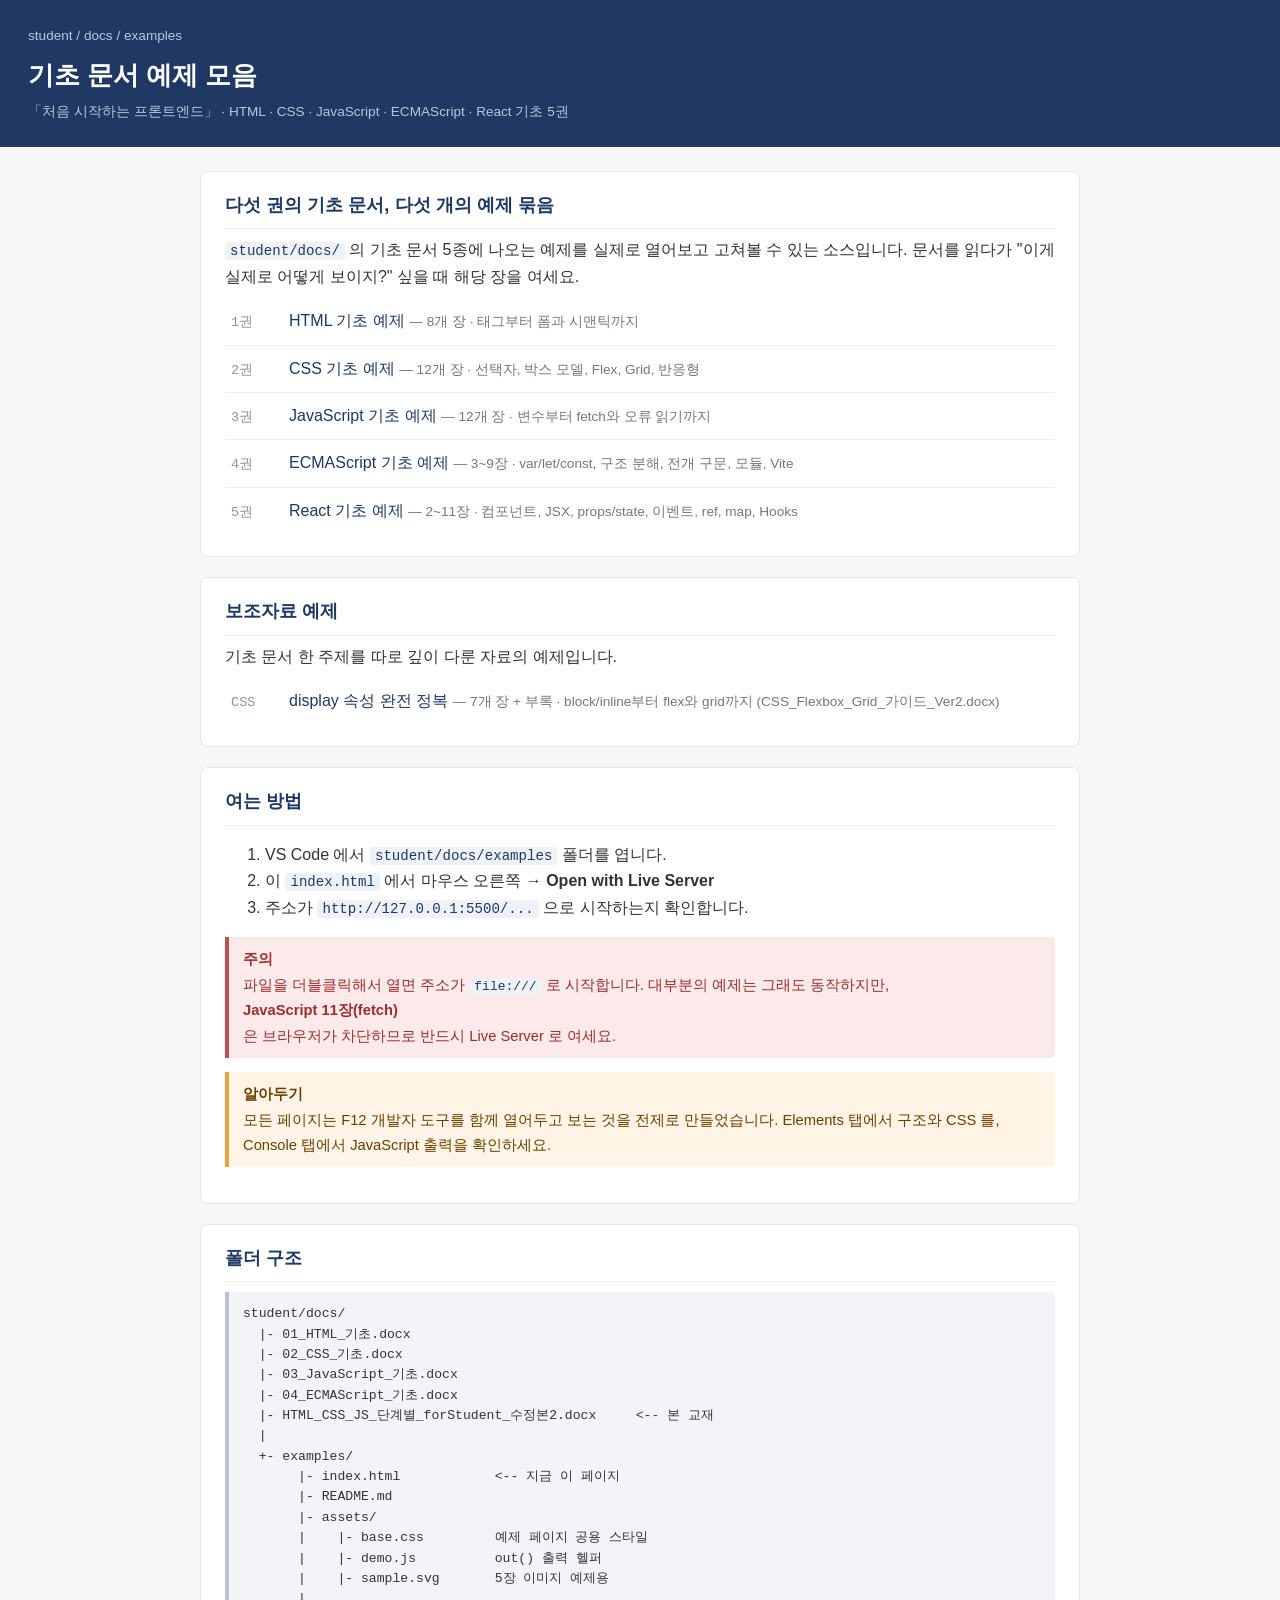
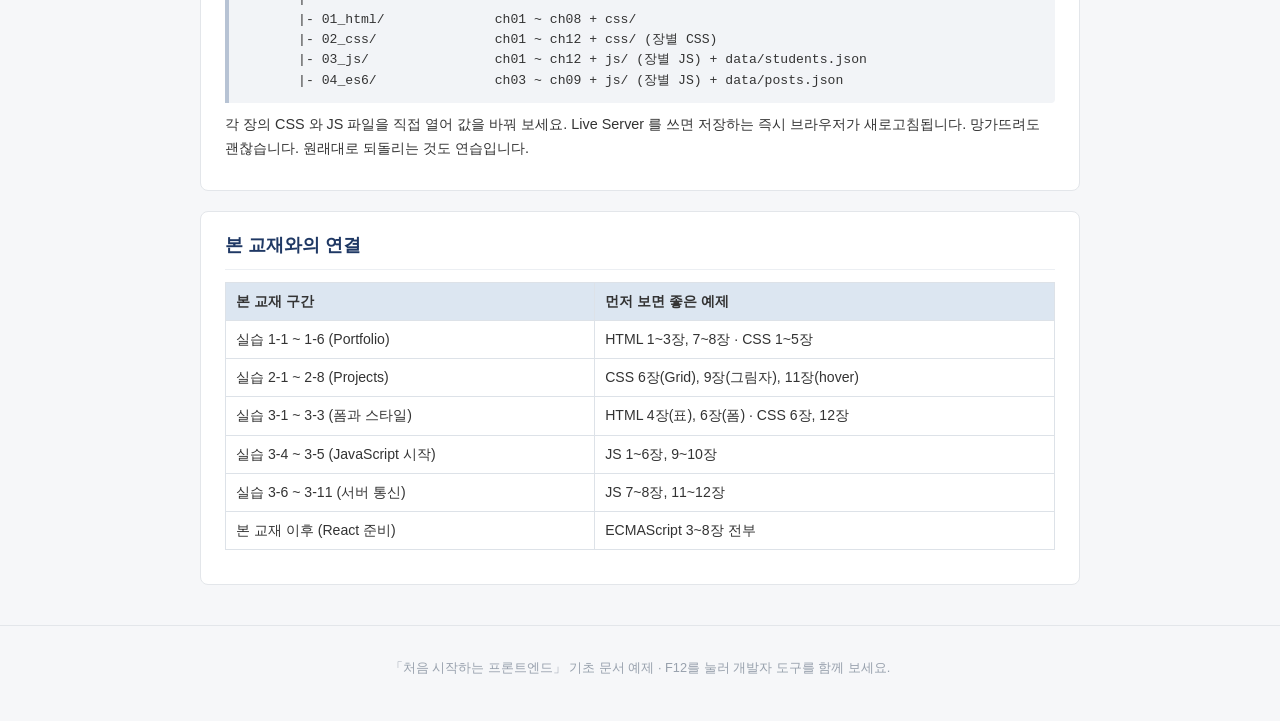
<file: index.html>
<!doctype html>
<html lang="ko">
  <head>
    <meta charset="UTF-8" />
    <meta name="viewport" content="width=device-width, initial-scale=1.0" />
    <title>기초 문서 예제 모음</title>
    <link rel="stylesheet" href="assets/base.css" />


  </head>
  <body>
    <header class="page-head">
      <span class="back">student / docs / examples</span>
      <h1>기초 문서 예제 모음</h1>
      <p class="ref">「처음 시작하는 프론트엔드」 &middot; HTML · CSS · JavaScript · ECMAScript · React 기초 5권</p>
    </header>

    <main class="page-body">

      <section class="block">
        <h2>다섯 권의 기초 문서, 다섯 개의 예제 묶음</h2>
        <p>
          <code>student/docs/</code> 의 기초 문서 5종에 나오는 예제를
          실제로 열어보고 고쳐볼 수 있는 소스입니다.
          문서를 읽다가 "이게 실제로 어떻게 보이지?" 싶을 때 해당 장을 여세요.
        </p>

        <ul class="toc">
          <li><a href="01_html/index.html">
              <span class="num">1권</span>HTML 기초 예제
              <span class="desc">— 8개 장 · 태그부터 폼과 시맨틱까지</span></a></li>
          <li><a href="02_css/index.html">
              <span class="num">2권</span>CSS 기초 예제
              <span class="desc">— 12개 장 · 선택자, 박스 모델, Flex, Grid, 반응형</span></a></li>
          <li><a href="03_js/index.html">
              <span class="num">3권</span>JavaScript 기초 예제
              <span class="desc">— 12개 장 · 변수부터 fetch와 오류 읽기까지</span></a></li>
          <li><a href="04_es6/index.html">
              <span class="num">4권</span>ECMAScript 기초 예제
              <span class="desc">— 3~9장 · var/let/const, 구조 분해, 전개 구문, 모듈, Vite</span></a></li>
          <li><a href="05_react/index.html">
              <span class="num">5권</span>React 기초 예제
              <span class="desc">— 2~11장 · 컴포넌트, JSX, props/state, 이벤트, ref, map, Hooks</span></a></li>
        </ul>
      </section>

      <section class="block">
        <h2>보조자료 예제</h2>
        <p>기초 문서 한 주제를 따로 깊이 다룬 자료의 예제입니다.</p>
        <ul class="toc">
          <li><a href="02_css_display/index.html">
              <span class="num">CSS</span>display 속성 완전 정복
              <span class="desc">— 7개 장 + 부록 · block/inline부터 flex와 grid까지 (CSS_Flexbox_Grid_가이드_Ver2.docx)</span></a></li>
        </ul>
      </section>

      <section class="block">
        <h2>여는 방법</h2>
        <ol>
          <li>VS Code 에서 <code>student/docs/examples</code> 폴더를 엽니다.</li>
          <li>이 <code>index.html</code> 에서 마우스 오른쪽 → <b>Open with Live Server</b></li>
          <li>주소가 <code>http://127.0.0.1:5500/...</code> 으로 시작하는지 확인합니다.</li>
        </ol>

        <div class="warn">
          <b>주의</b>
          파일을 더블클릭해서 열면 주소가 <code>file:///</code> 로 시작합니다.
          대부분의 예제는 그래도 동작하지만,
          <b>JavaScript 11장(fetch)</b> 은 브라우저가 차단하므로 반드시 Live Server 로 여세요.
        </div>

        <div class="note">
          <b>알아두기</b>
          모든 페이지는 F12 개발자 도구를 함께 열어두고 보는 것을 전제로 만들었습니다.
          Elements 탭에서 구조와 CSS 를, Console 탭에서 JavaScript 출력을 확인하세요.
        </div>
      </section>

      <section class="block">
        <h2>폴더 구조</h2>
        <pre>student/docs/
  |- 01_HTML_기초.docx
  |- 02_CSS_기초.docx
  |- 03_JavaScript_기초.docx
  |- 04_ECMAScript_기초.docx
  |- HTML_CSS_JS_단계별_forStudent_수정본2.docx     &lt;-- 본 교재
  |
  +- examples/
       |- index.html            &lt;-- 지금 이 페이지
       |- README.md
       |- assets/
       |    |- base.css         예제 페이지 공용 스타일
       |    |- demo.js          out() 출력 헬퍼
       |    |- sample.svg       5장 이미지 예제용
       |
       |- 01_html/              ch01 ~ ch08 + css/
       |- 02_css/               ch01 ~ ch12 + css/ (장별 CSS)
       |- 03_js/                ch01 ~ ch12 + js/ (장별 JS) + data/students.json
       |- 04_es6/               ch03 ~ ch09 + js/ (장별 JS) + data/posts.json</pre>

        <p style="font-size:0.9rem;">
          각 장의 CSS 와 JS 파일을 직접 열어 값을 바꿔 보세요.
          Live Server 를 쓰면 저장하는 즉시 브라우저가 새로고침됩니다.
          망가뜨려도 괜찮습니다. 원래대로 되돌리는 것도 연습입니다.
        </p>
      </section>

      <section class="block">
        <h2>본 교재와의 연결</h2>
        <table class="ex">
          <tr><th>본 교재 구간</th><th>먼저 보면 좋은 예제</th></tr>
          <tr><td>실습 1-1 ~ 1-6 (Portfolio)</td>
              <td>HTML 1~3장, 7~8장 · CSS 1~5장</td></tr>
          <tr><td>실습 2-1 ~ 2-8 (Projects)</td>
              <td>CSS 6장(Grid), 9장(그림자), 11장(hover)</td></tr>
          <tr><td>실습 3-1 ~ 3-3 (폼과 스타일)</td>
              <td>HTML 4장(표), 6장(폼) · CSS 6장, 12장</td></tr>
          <tr><td>실습 3-4 ~ 3-5 (JavaScript 시작)</td>
              <td>JS 1~6장, 9~10장</td></tr>
          <tr><td>실습 3-6 ~ 3-11 (서버 통신)</td>
              <td>JS 7~8장, 11~12장</td></tr>
          <tr><td>본 교재 이후 (React 준비)</td>
              <td>ECMAScript 3~8장 전부</td></tr>
        </table>
      </section>

    </main>

    <footer class="page-foot">
      <p>「처음 시작하는 프론트엔드」 기초 문서 예제 &middot; F12를 눌러 개발자 도구를 함께 보세요.</p>
    </footer>

  </body>
</html>
</file>
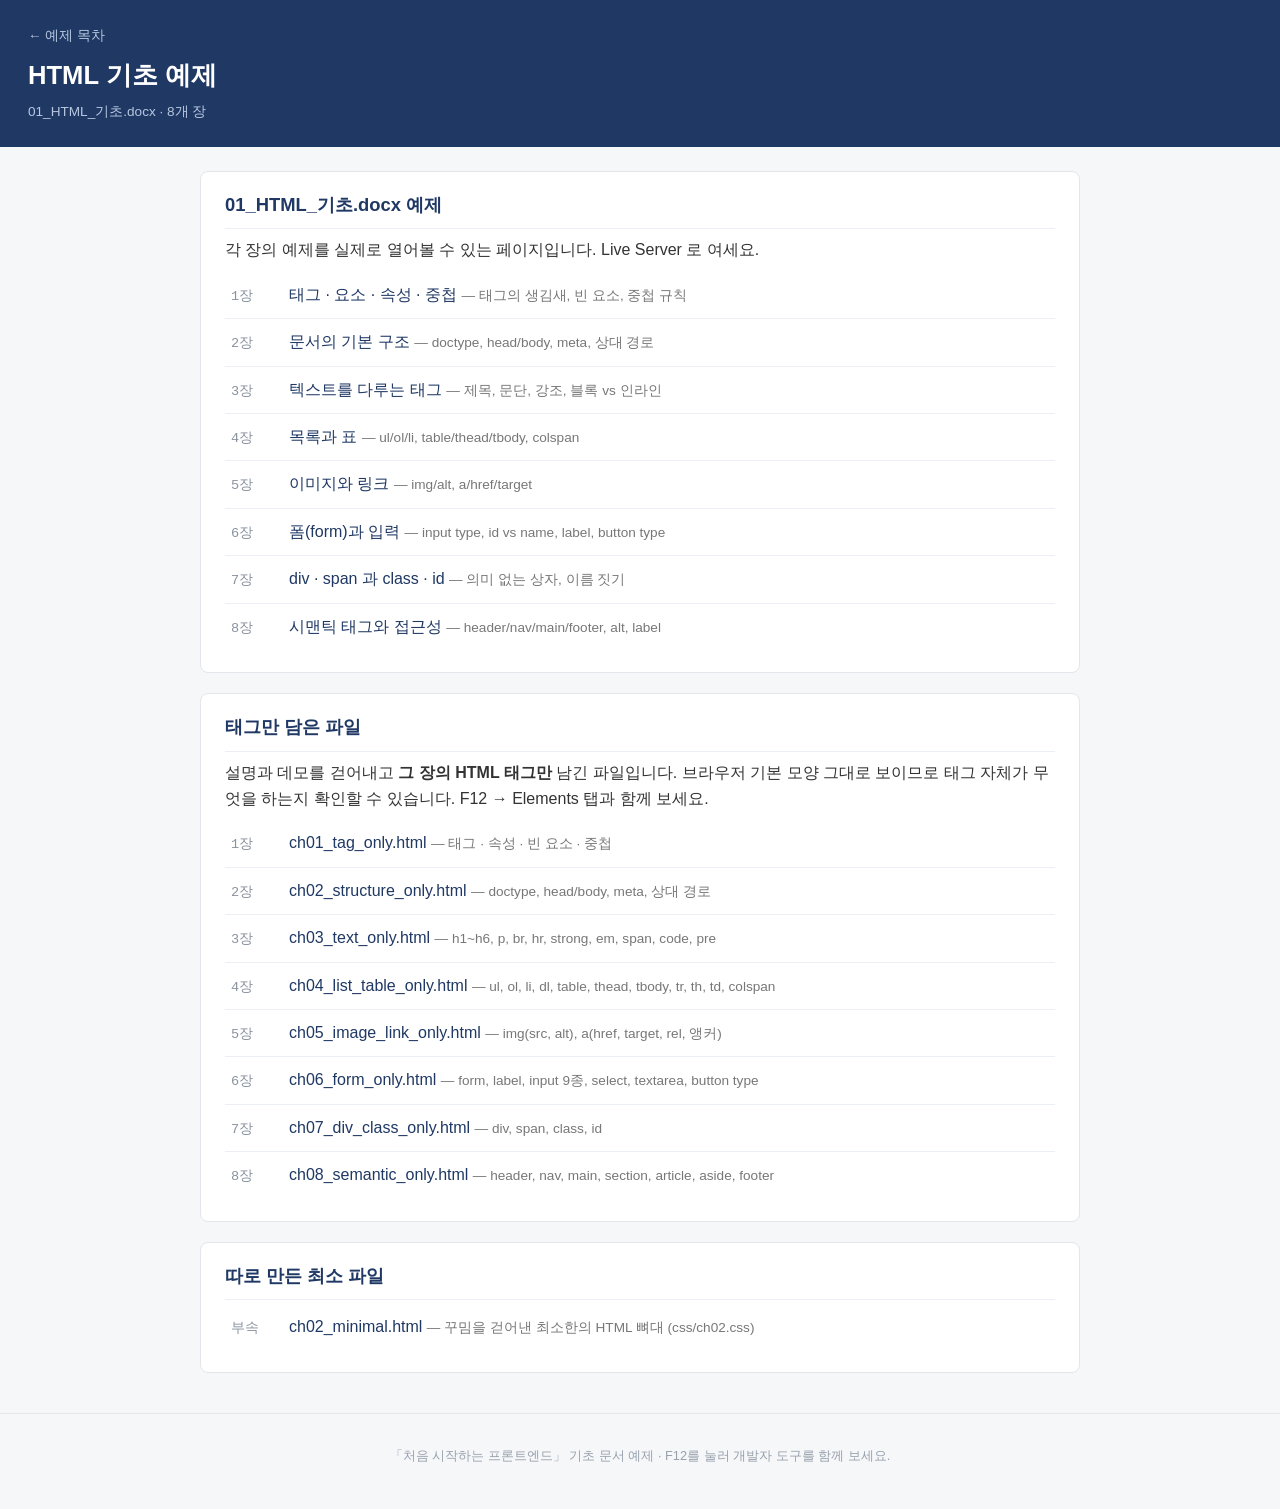
<file: 01_html/index.html>
<!doctype html>
<html lang="ko">
  <head>
    <meta charset="UTF-8" />
    <meta name="viewport" content="width=device-width, initial-scale=1.0" />
    <title>HTML 기초 예제</title>
    <link rel="stylesheet" href="../assets/base.css" />


  </head>
  <body>
    <header class="page-head">
      <a class="back" href="../index.html">&larr; 예제 목차</a>
      <h1>HTML 기초 예제</h1>
      <p class="ref">01_HTML_기초.docx &middot; 8개 장</p>
    </header>

    <main class="page-body">

      <section class="block">
        <h2>01_HTML_기초.docx 예제</h2>
        <p>각 장의 예제를 실제로 열어볼 수 있는 페이지입니다. Live Server 로 여세요.</p>
        <ul class="toc">
          <li><a href="ch01_tag.html"><span class="num">1장</span>태그 · 요소 · 속성 · 중첩
              <span class="desc">— 태그의 생김새, 빈 요소, 중첩 규칙</span></a></li>
          <li><a href="ch02_structure.html"><span class="num">2장</span>문서의 기본 구조
              <span class="desc">— doctype, head/body, meta, 상대 경로</span></a></li>
          <li><a href="ch03_text.html"><span class="num">3장</span>텍스트를 다루는 태그
              <span class="desc">— 제목, 문단, 강조, 블록 vs 인라인</span></a></li>
          <li><a href="ch04_list_table.html"><span class="num">4장</span>목록과 표
              <span class="desc">— ul/ol/li, table/thead/tbody, colspan</span></a></li>
          <li><a href="ch05_image_link.html"><span class="num">5장</span>이미지와 링크
              <span class="desc">— img/alt, a/href/target</span></a></li>
          <li><a href="ch06_form.html"><span class="num">6장</span>폼(form)과 입력
              <span class="desc">— input type, id vs name, label, button type</span></a></li>
          <li><a href="ch07_div_class.html"><span class="num">7장</span>div · span 과 class · id
              <span class="desc">— 의미 없는 상자, 이름 짓기</span></a></li>
          <li><a href="ch08_semantic.html"><span class="num">8장</span>시맨틱 태그와 접근성
              <span class="desc">— header/nav/main/footer, alt, label</span></a></li>
        </ul>
      </section>

      <section class="block">
        <h2>태그만 담은 파일</h2>
        <p>설명과 데모를 걷어내고 <b>그 장의 HTML 태그만</b> 남긴 파일입니다.
           브라우저 기본 모양 그대로 보이므로 태그 자체가 무엇을 하는지 확인할 수 있습니다.
           F12 &rarr; Elements 탭과 함께 보세요.</p>
        <ul class="toc">
          <li><a href="ch01_tag_only.html"><span class="num">1장</span>ch01_tag_only.html
              <span class="desc">— 태그 · 속성 · 빈 요소 · 중첩</span></a></li>
          <li><a href="ch02_structure_only.html"><span class="num">2장</span>ch02_structure_only.html
              <span class="desc">— doctype, head/body, meta, 상대 경로</span></a></li>
          <li><a href="ch03_text_only.html"><span class="num">3장</span>ch03_text_only.html
              <span class="desc">— h1~h6, p, br, hr, strong, em, span, code, pre</span></a></li>
          <li><a href="ch04_list_table_only.html"><span class="num">4장</span>ch04_list_table_only.html
              <span class="desc">— ul, ol, li, dl, table, thead, tbody, tr, th, td, colspan</span></a></li>
          <li><a href="ch05_image_link_only.html"><span class="num">5장</span>ch05_image_link_only.html
              <span class="desc">— img(src, alt), a(href, target, rel, 앵커)</span></a></li>
          <li><a href="ch06_form_only.html"><span class="num">6장</span>ch06_form_only.html
              <span class="desc">— form, label, input 9종, select, textarea, button type</span></a></li>
          <li><a href="ch07_div_class_only.html"><span class="num">7장</span>ch07_div_class_only.html
              <span class="desc">— div, span, class, id</span></a></li>
          <li><a href="ch08_semantic_only.html"><span class="num">8장</span>ch08_semantic_only.html
              <span class="desc">— header, nav, main, section, article, aside, footer</span></a></li>
        </ul>
      </section>

      <section class="block">
        <h2>따로 만든 최소 파일</h2>
        <ul class="toc">
          <li><a href="ch02_minimal.html"><span class="num">부속</span>ch02_minimal.html
              <span class="desc">— 꾸밈을 걷어낸 최소한의 HTML 뼈대 (css/ch02.css)</span></a></li>
        </ul>
      </section>

    </main>

    <footer class="page-foot">
      <p>「처음 시작하는 프론트엔드」 기초 문서 예제 &middot; F12를 눌러 개발자 도구를 함께 보세요.</p>
    </footer>

  </body>
</html>
</file>
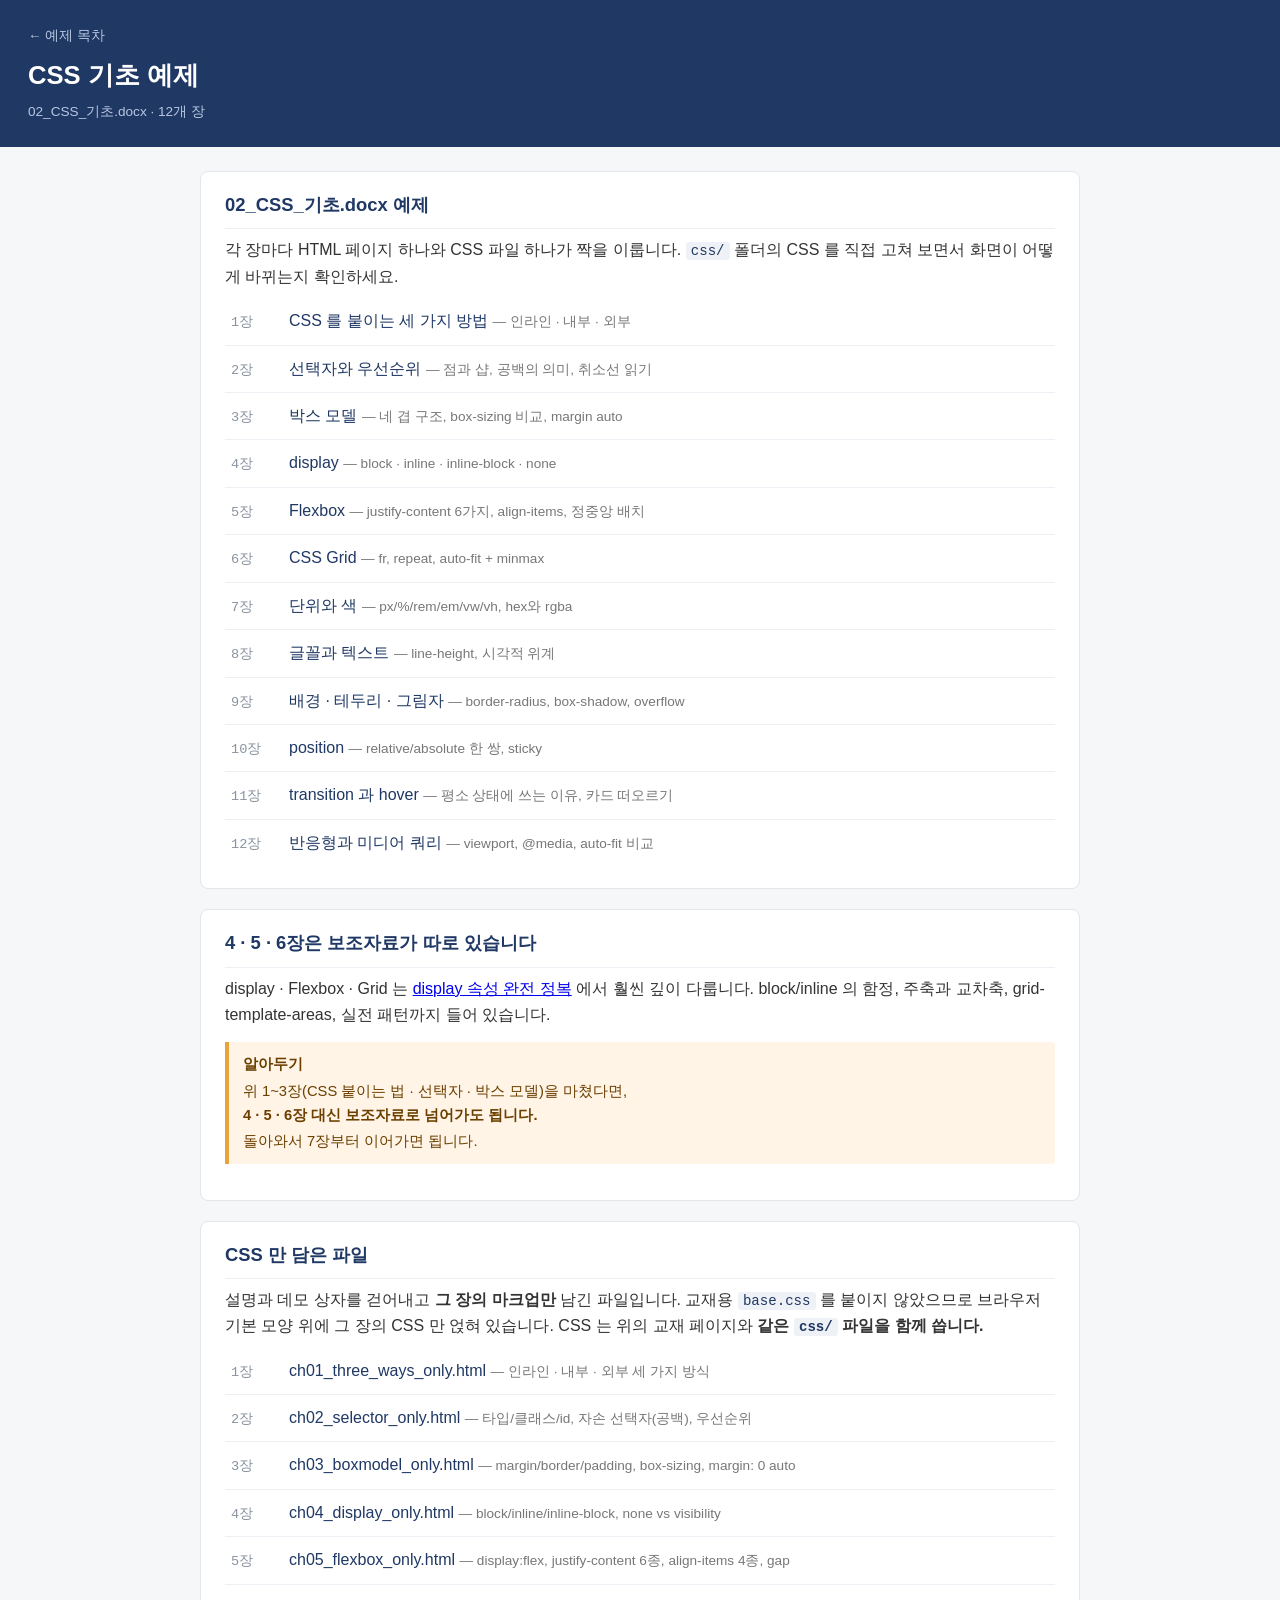
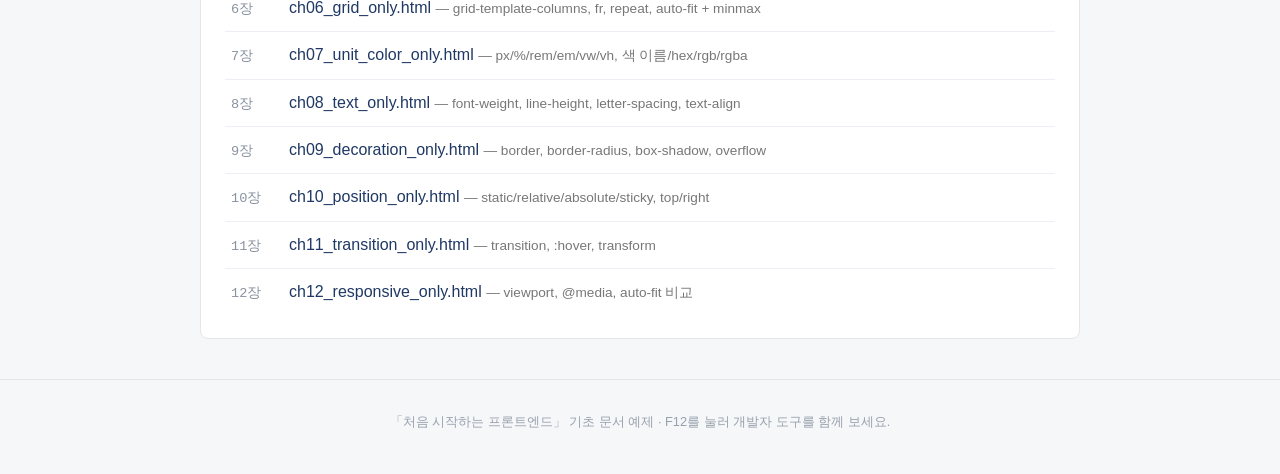
<file: 02_css/index.html>
<!doctype html>
<html lang="ko">
  <head>
    <meta charset="UTF-8" />
    <meta name="viewport" content="width=device-width, initial-scale=1.0" />
    <title>CSS 기초 예제</title>
    <link rel="stylesheet" href="../assets/base.css" />


  </head>
  <body>
    <header class="page-head">
      <a class="back" href="../index.html">&larr; 예제 목차</a>
      <h1>CSS 기초 예제</h1>
      <p class="ref">02_CSS_기초.docx &middot; 12개 장</p>
    </header>

    <main class="page-body">

      <section class="block">
        <h2>02_CSS_기초.docx 예제</h2>
        <p>
          각 장마다 HTML 페이지 하나와 CSS 파일 하나가 짝을 이룹니다.
          <code>css/</code> 폴더의 CSS 를 직접 고쳐 보면서 화면이 어떻게 바뀌는지 확인하세요.
        </p>
        <ul class="toc">
          <li><a href="ch01_three_ways.html"><span class="num">1장</span>CSS 를 붙이는 세 가지 방법
              <span class="desc">— 인라인 · 내부 · 외부</span></a></li>
          <li><a href="ch02_selector.html"><span class="num">2장</span>선택자와 우선순위
              <span class="desc">— 점과 샵, 공백의 의미, 취소선 읽기</span></a></li>
          <li><a href="ch03_boxmodel.html"><span class="num">3장</span>박스 모델
              <span class="desc">— 네 겹 구조, box-sizing 비교, margin auto</span></a></li>
          <li><a href="ch04_display.html"><span class="num">4장</span>display
              <span class="desc">— block · inline · inline-block · none</span></a></li>
          <li><a href="ch05_flexbox.html"><span class="num">5장</span>Flexbox
              <span class="desc">— justify-content 6가지, align-items, 정중앙 배치</span></a></li>
          <li><a href="ch06_grid.html"><span class="num">6장</span>CSS Grid
              <span class="desc">— fr, repeat, auto-fit + minmax</span></a></li>
          <li><a href="ch07_unit_color.html"><span class="num">7장</span>단위와 색
              <span class="desc">— px/%/rem/em/vw/vh, hex와 rgba</span></a></li>
          <li><a href="ch08_text.html"><span class="num">8장</span>글꼴과 텍스트
              <span class="desc">— line-height, 시각적 위계</span></a></li>
          <li><a href="ch09_decoration.html"><span class="num">9장</span>배경 · 테두리 · 그림자
              <span class="desc">— border-radius, box-shadow, overflow</span></a></li>
          <li><a href="ch10_position.html"><span class="num">10장</span>position
              <span class="desc">— relative/absolute 한 쌍, sticky</span></a></li>
          <li><a href="ch11_transition.html"><span class="num">11장</span>transition 과 hover
              <span class="desc">— 평소 상태에 쓰는 이유, 카드 떠오르기</span></a></li>
          <li><a href="ch12_responsive.html"><span class="num">12장</span>반응형과 미디어 쿼리
              <span class="desc">— viewport, @media, auto-fit 비교</span></a></li>
        </ul>
      </section>

      <section class="block">
        <h2>4 · 5 · 6장은 보조자료가 따로 있습니다</h2>
        <p>
          display · Flexbox · Grid 는
          <a href="../02_css_display/index.html">display 속성 완전 정복</a>
          에서 훨씬 깊이 다룹니다. block/inline 의 함정, 주축과 교차축,
          grid-template-areas, 실전 패턴까지 들어 있습니다.
        </p>
        <div class="note">
          <b>알아두기</b>
          위 1~3장(CSS 붙이는 법 · 선택자 · 박스 모델)을 마쳤다면,
          <b>4 · 5 · 6장 대신 보조자료로 넘어가도 됩니다.</b>
          돌아와서 7장부터 이어가면 됩니다.
        </div>
      </section>

      <section class="block">
        <h2>CSS 만 담은 파일</h2>
        <p>설명과 데모 상자를 걷어내고 <b>그 장의 마크업만</b> 남긴 파일입니다.
           교재용 <code>base.css</code> 를 붙이지 않았으므로 브라우저 기본 모양 위에
           그 장의 CSS 만 얹혀 있습니다.
           CSS 는 위의 교재 페이지와 <b>같은 <code>css/</code> 파일을 함께 씁니다.</b></p>
        <ul class="toc">
          <li><a href="ch01_three_ways_only.html"><span class="num">1장</span>ch01_three_ways_only.html
              <span class="desc">— 인라인 · 내부 · 외부 세 가지 방식</span></a></li>
          <li><a href="ch02_selector_only.html"><span class="num">2장</span>ch02_selector_only.html
              <span class="desc">— 타입/클래스/id, 자손 선택자(공백), 우선순위</span></a></li>
          <li><a href="ch03_boxmodel_only.html"><span class="num">3장</span>ch03_boxmodel_only.html
              <span class="desc">— margin/border/padding, box-sizing, margin: 0 auto</span></a></li>
          <li><a href="ch04_display_only.html"><span class="num">4장</span>ch04_display_only.html
              <span class="desc">— block/inline/inline-block, none vs visibility</span></a></li>
          <li><a href="ch05_flexbox_only.html"><span class="num">5장</span>ch05_flexbox_only.html
              <span class="desc">— display:flex, justify-content 6종, align-items 4종, gap</span></a></li>
          <li><a href="ch06_grid_only.html"><span class="num">6장</span>ch06_grid_only.html
              <span class="desc">— grid-template-columns, fr, repeat, auto-fit + minmax</span></a></li>
          <li><a href="ch07_unit_color_only.html"><span class="num">7장</span>ch07_unit_color_only.html
              <span class="desc">— px/%/rem/em/vw/vh, 색 이름/hex/rgb/rgba</span></a></li>
          <li><a href="ch08_text_only.html"><span class="num">8장</span>ch08_text_only.html
              <span class="desc">— font-weight, line-height, letter-spacing, text-align</span></a></li>
          <li><a href="ch09_decoration_only.html"><span class="num">9장</span>ch09_decoration_only.html
              <span class="desc">— border, border-radius, box-shadow, overflow</span></a></li>
          <li><a href="ch10_position_only.html"><span class="num">10장</span>ch10_position_only.html
              <span class="desc">— static/relative/absolute/sticky, top/right</span></a></li>
          <li><a href="ch11_transition_only.html"><span class="num">11장</span>ch11_transition_only.html
              <span class="desc">— transition, :hover, transform</span></a></li>
          <li><a href="ch12_responsive_only.html"><span class="num">12장</span>ch12_responsive_only.html
              <span class="desc">— viewport, @media, auto-fit 비교</span></a></li>
        </ul>
      </section>

    </main>

    <footer class="page-foot">
      <p>「처음 시작하는 프론트엔드」 기초 문서 예제 &middot; F12를 눌러 개발자 도구를 함께 보세요.</p>
    </footer>

  </body>
</html>
</file>
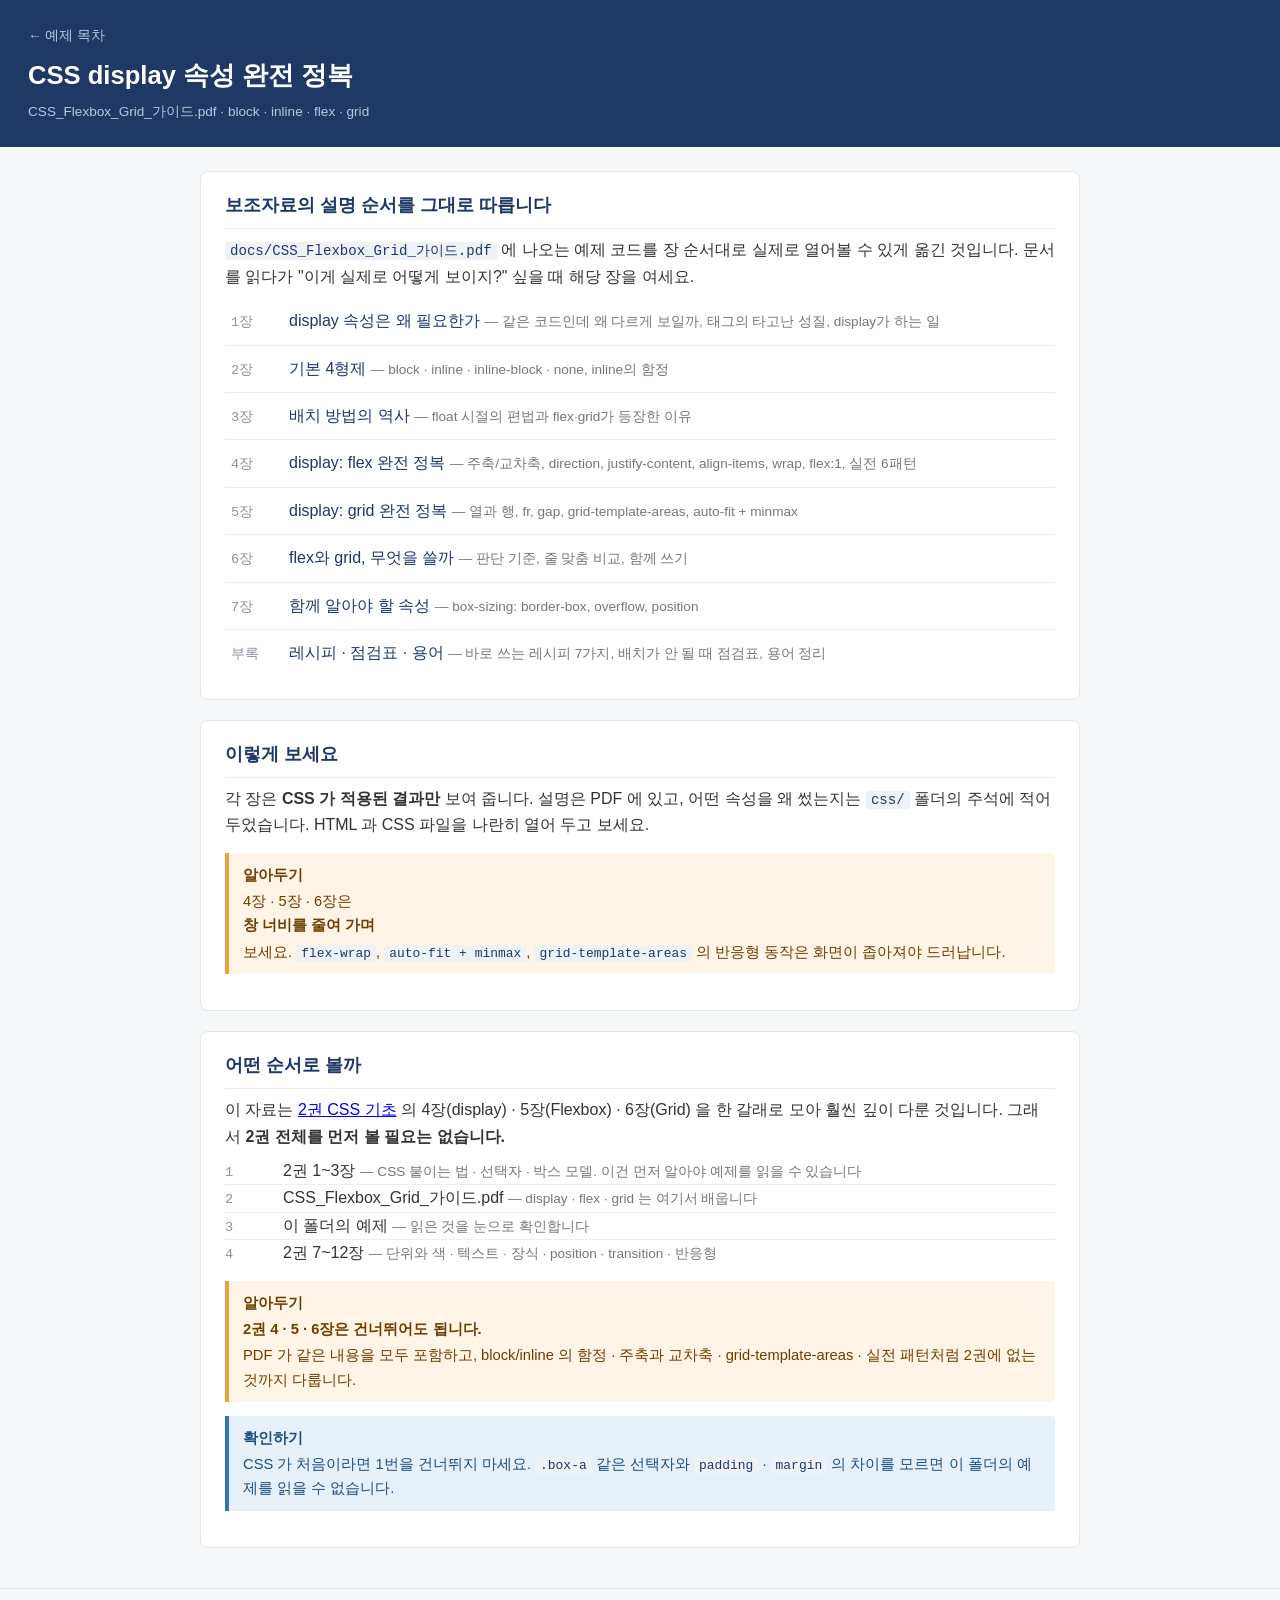
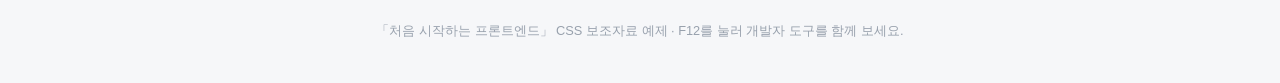
<file: 02_css_display/index.html>
<!doctype html>
<html lang="ko">
  <head>
    <meta charset="UTF-8" />
    <meta name="viewport" content="width=device-width, initial-scale=1.0" />
    <title>CSS display 속성 예제</title>
    <link rel="stylesheet" href="../assets/base.css" />
  </head>
  <body>
    <header class="page-head">
      <a class="back" href="../index.html">&larr; 예제 목차</a>
      <h1>CSS display 속성 완전 정복</h1>
      <p class="ref">CSS_Flexbox_Grid_가이드.pdf &middot; block · inline · flex · grid</p>
    </header>

    <main class="page-body">

      <section class="block">
        <h2>보조자료의 설명 순서를 그대로 따릅니다</h2>
        <p>
          <code>docs/CSS_Flexbox_Grid_가이드.pdf</code> 에 나오는 예제 코드를
          장 순서대로 실제로 열어볼 수 있게 옮긴 것입니다.
          문서를 읽다가 "이게 실제로 어떻게 보이지?" 싶을 때 해당 장을 여세요.
        </p>
        <ul class="toc">
          <li><a href="ch01_why_display.html"><span class="num">1장</span>display 속성은 왜 필요한가
              <span class="desc">— 같은 코드인데 왜 다르게 보일까, 태그의 타고난 성질, display가 하는 일</span></a></li>
          <li><a href="ch02_basic_four.html"><span class="num">2장</span>기본 4형제
              <span class="desc">— block · inline · inline-block · none, inline의 함정</span></a></li>
          <li><a href="ch03_history.html"><span class="num">3장</span>배치 방법의 역사
              <span class="desc">— float 시절의 편법과 flex·grid가 등장한 이유</span></a></li>
          <li><a href="ch04_flex.html"><span class="num">4장</span>display: flex 완전 정복
              <span class="desc">— 주축/교차축, direction, justify-content, align-items, wrap, flex:1, 실전 6패턴</span></a></li>
          <li><a href="ch05_grid.html"><span class="num">5장</span>display: grid 완전 정복
              <span class="desc">— 열과 행, fr, gap, grid-template-areas, auto-fit + minmax</span></a></li>
          <li><a href="ch06_flex_vs_grid.html"><span class="num">6장</span>flex와 grid, 무엇을 쓸까
              <span class="desc">— 판단 기준, 줄 맞춤 비교, 함께 쓰기</span></a></li>
          <li><a href="ch07_related.html"><span class="num">7장</span>함께 알아야 할 속성
              <span class="desc">— box-sizing: border-box, overflow, position</span></a></li>
          <li><a href="appendix.html"><span class="num">부록</span>레시피 · 점검표 · 용어
              <span class="desc">— 바로 쓰는 레시피 7가지, 배치가 안 될 때 점검표, 용어 정리</span></a></li>
        </ul>
      </section>

      <section class="block">
        <h2>이렇게 보세요</h2>
        <p>
          각 장은 <b>CSS 가 적용된 결과만</b> 보여 줍니다. 설명은 PDF 에 있고,
          어떤 속성을 왜 썼는지는 <code>css/</code> 폴더의 주석에 적어 두었습니다.
          HTML 과 CSS 파일을 나란히 열어 두고 보세요.
        </p>
        <div class="note">
          <b>알아두기</b>
          4장 · 5장 · 6장은 <b>창 너비를 줄여 가며</b> 보세요.
          <code>flex-wrap</code>, <code>auto-fit + minmax</code>,
          <code>grid-template-areas</code> 의 반응형 동작은 화면이 좁아져야 드러납니다.
        </div>
      </section>

      <section class="block">
        <h2>어떤 순서로 볼까</h2>
        <p>
          이 자료는 <a href="../02_css/index.html">2권 CSS 기초</a> 의 4장(display) ·
          5장(Flexbox) · 6장(Grid) 을 한 갈래로 모아 훨씬 깊이 다룬 것입니다.
          그래서 <b>2권 전체를 먼저 볼 필요는 없습니다.</b>
        </p>
        <ul class="toc">
          <li><span class="num">1</span>2권 1~3장
              <span class="desc">— CSS 붙이는 법 · 선택자 · 박스 모델. 이건 먼저 알아야 예제를 읽을 수 있습니다</span></li>
          <li><span class="num">2</span>CSS_Flexbox_Grid_가이드.pdf
              <span class="desc">— display · flex · grid 는 여기서 배웁니다</span></li>
          <li><span class="num">3</span>이 폴더의 예제
              <span class="desc">— 읽은 것을 눈으로 확인합니다</span></li>
          <li><span class="num">4</span>2권 7~12장
              <span class="desc">— 단위와 색 · 텍스트 · 장식 · position · transition · 반응형</span></li>
        </ul>
        <div class="note">
          <b>알아두기</b>
          <b>2권 4 · 5 · 6장은 건너뛰어도 됩니다.</b>
          PDF 가 같은 내용을 모두 포함하고, block/inline 의 함정 · 주축과 교차축 ·
          grid-template-areas · 실전 패턴처럼 2권에 없는 것까지 다룹니다.
        </div>
        <div class="check">
          <b>확인하기</b>
          CSS 가 처음이라면 1번을 건너뛰지 마세요.
          <code>.box-a</code> 같은 선택자와 <code>padding</code> · <code>margin</code> 의 차이를
          모르면 이 폴더의 예제를 읽을 수 없습니다.
        </div>
      </section>

    </main>

    <footer class="page-foot">
      <p>「처음 시작하는 프론트엔드」 CSS 보조자료 예제 &middot; F12를 눌러 개발자 도구를 함께 보세요.</p>
    </footer>

  </body>
</html>
</file>
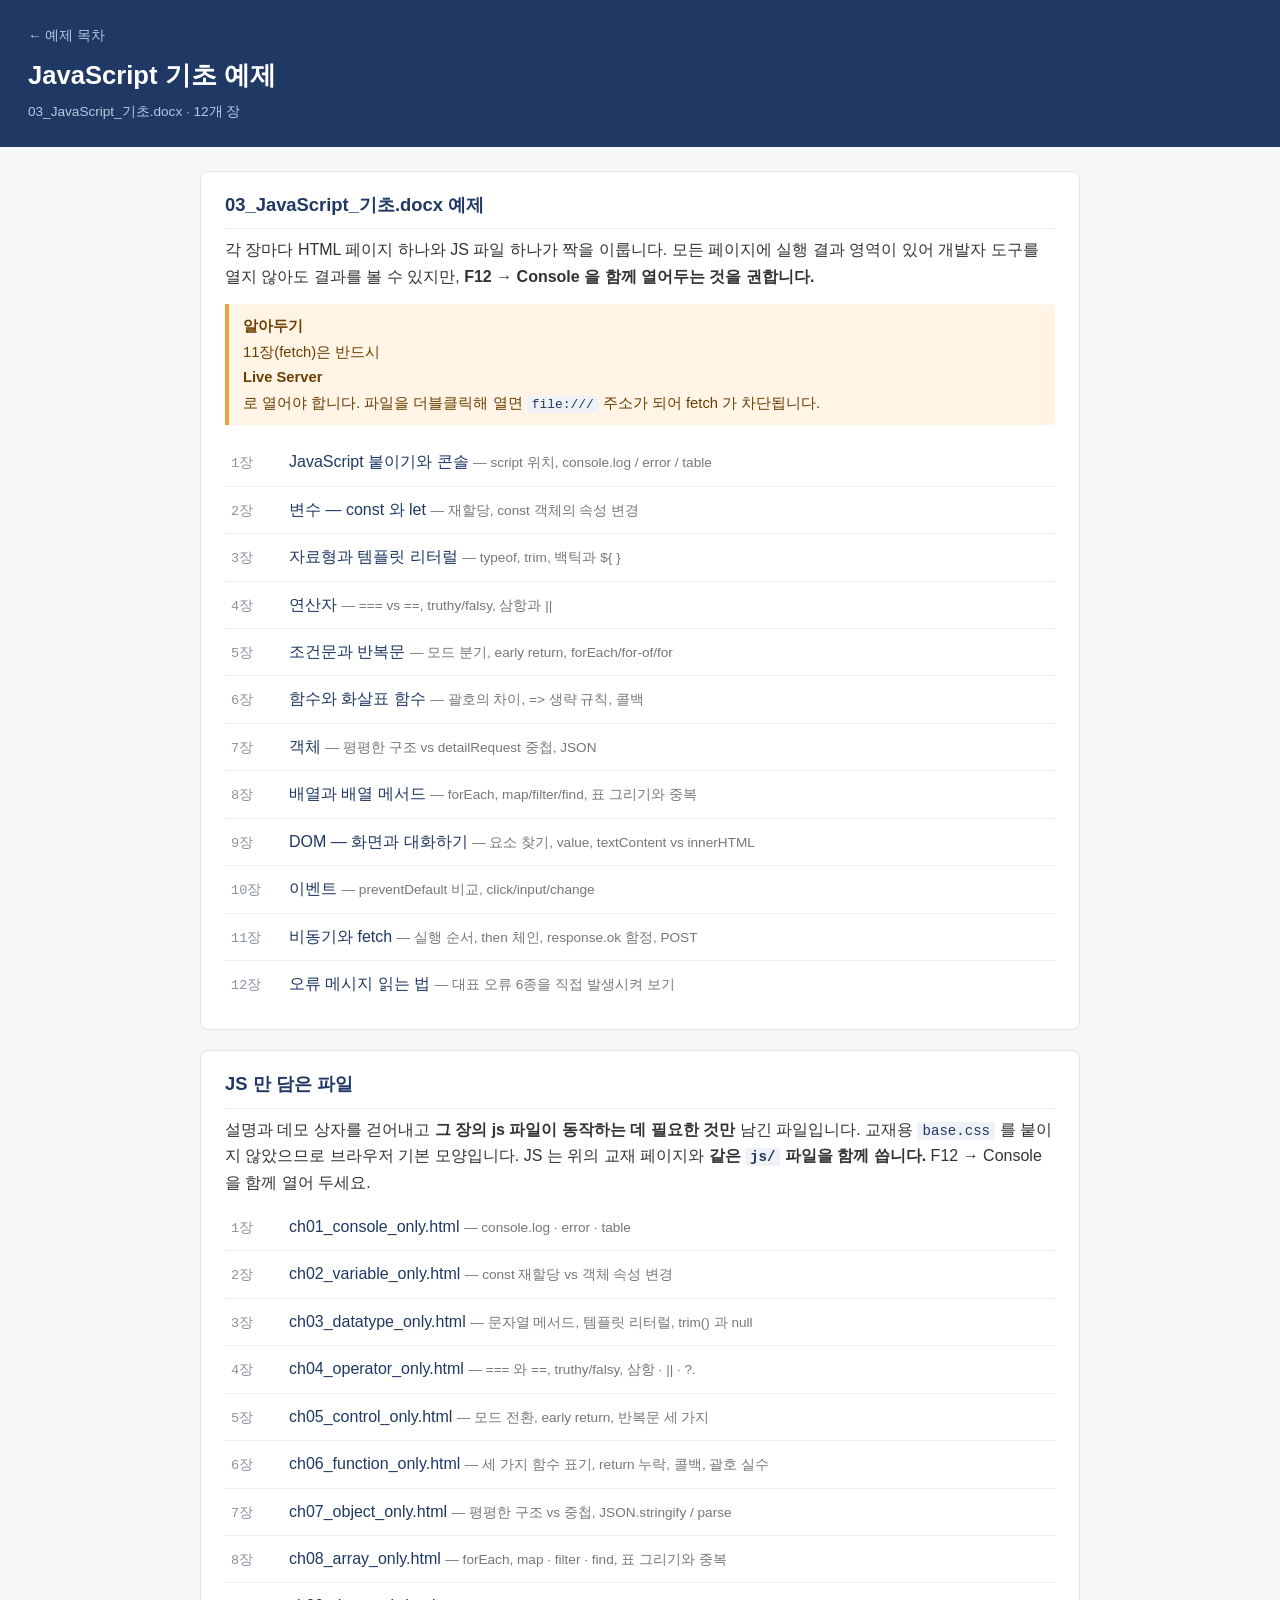
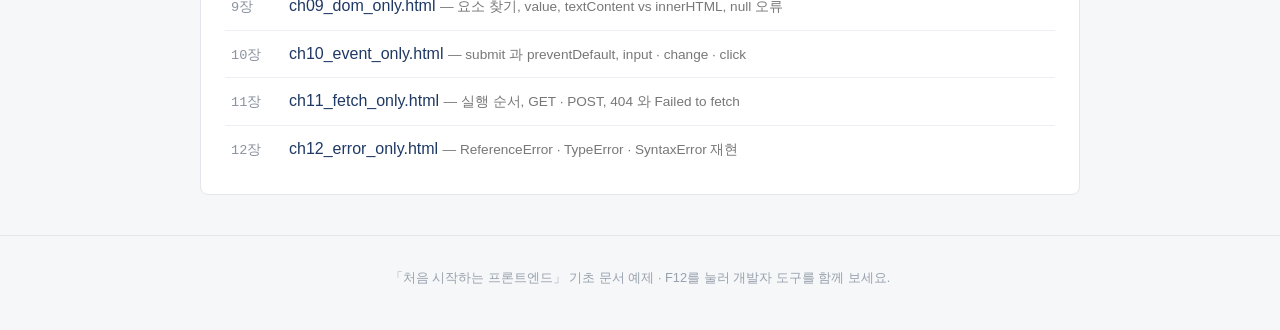
<file: 03_js/index.html>
<!doctype html>
<html lang="ko">
  <head>
    <meta charset="UTF-8" />
    <meta name="viewport" content="width=device-width, initial-scale=1.0" />
    <title>JavaScript 기초 예제</title>
    <link rel="stylesheet" href="../assets/base.css" />


  </head>
  <body>
    <header class="page-head">
      <a class="back" href="../index.html">&larr; 예제 목차</a>
      <h1>JavaScript 기초 예제</h1>
      <p class="ref">03_JavaScript_기초.docx &middot; 12개 장</p>
    </header>

    <main class="page-body">

      <section class="block">
        <h2>03_JavaScript_기초.docx 예제</h2>
        <p>
          각 장마다 HTML 페이지 하나와 JS 파일 하나가 짝을 이룹니다.
          모든 페이지에 실행 결과 영역이 있어 개발자 도구를 열지 않아도 결과를 볼 수 있지만,
          <b>F12 → Console 을 함께 열어두는 것을 권합니다.</b>
        </p>
        <div class="note">
          <b>알아두기</b>
          11장(fetch)은 반드시 <b>Live Server</b> 로 열어야 합니다.
          파일을 더블클릭해 열면 <code>file:///</code> 주소가 되어 fetch 가 차단됩니다.
        </div>
        <ul class="toc">
          <li><a href="ch01_console.html"><span class="num">1장</span>JavaScript 붙이기와 콘솔
              <span class="desc">— script 위치, console.log / error / table</span></a></li>
          <li><a href="ch02_variable.html"><span class="num">2장</span>변수 — const 와 let
              <span class="desc">— 재할당, const 객체의 속성 변경</span></a></li>
          <li><a href="ch03_datatype.html"><span class="num">3장</span>자료형과 템플릿 리터럴
              <span class="desc">— typeof, trim, 백틱과 ${ }</span></a></li>
          <li><a href="ch04_operator.html"><span class="num">4장</span>연산자
              <span class="desc">— === vs ==, truthy/falsy, 삼항과 ||</span></a></li>
          <li><a href="ch05_control.html"><span class="num">5장</span>조건문과 반복문
              <span class="desc">— 모드 분기, early return, forEach/for-of/for</span></a></li>
          <li><a href="ch06_function.html"><span class="num">6장</span>함수와 화살표 함수
              <span class="desc">— 괄호의 차이, => 생략 규칙, 콜백</span></a></li>
          <li><a href="ch07_object.html"><span class="num">7장</span>객체
              <span class="desc">— 평평한 구조 vs detailRequest 중첩, JSON</span></a></li>
          <li><a href="ch08_array.html"><span class="num">8장</span>배열과 배열 메서드
              <span class="desc">— forEach, map/filter/find, 표 그리기와 중복</span></a></li>
          <li><a href="ch09_dom.html"><span class="num">9장</span>DOM — 화면과 대화하기
              <span class="desc">— 요소 찾기, value, textContent vs innerHTML</span></a></li>
          <li><a href="ch10_event.html"><span class="num">10장</span>이벤트
              <span class="desc">— preventDefault 비교, click/input/change</span></a></li>
          <li><a href="ch11_fetch.html"><span class="num">11장</span>비동기와 fetch
              <span class="desc">— 실행 순서, then 체인, response.ok 함정, POST</span></a></li>
          <li><a href="ch12_error.html"><span class="num">12장</span>오류 메시지 읽는 법
              <span class="desc">— 대표 오류 6종을 직접 발생시켜 보기</span></a></li>
        </ul>
      </section>

      <section class="block">
        <h2>JS 만 담은 파일</h2>
        <p>설명과 데모 상자를 걷어내고 <b>그 장의 js 파일이 동작하는 데 필요한 것만</b> 남긴 파일입니다.
           교재용 <code>base.css</code> 를 붙이지 않았으므로 브라우저 기본 모양입니다.
           JS 는 위의 교재 페이지와 <b>같은 <code>js/</code> 파일을 함께 씁니다.</b>
           F12 &rarr; Console 을 함께 열어 두세요.</p>
        <ul class="toc">
          <li><a href="ch01_console_only.html"><span class="num">1장</span>ch01_console_only.html
              <span class="desc">— console.log · error · table</span></a></li>
          <li><a href="ch02_variable_only.html"><span class="num">2장</span>ch02_variable_only.html
              <span class="desc">— const 재할당 vs 객체 속성 변경</span></a></li>
          <li><a href="ch03_datatype_only.html"><span class="num">3장</span>ch03_datatype_only.html
              <span class="desc">— 문자열 메서드, 템플릿 리터럴, trim() 과 null</span></a></li>
          <li><a href="ch04_operator_only.html"><span class="num">4장</span>ch04_operator_only.html
              <span class="desc">— === 와 ==, truthy/falsy, 삼항 · || · ?.</span></a></li>
          <li><a href="ch05_control_only.html"><span class="num">5장</span>ch05_control_only.html
              <span class="desc">— 모드 전환, early return, 반복문 세 가지</span></a></li>
          <li><a href="ch06_function_only.html"><span class="num">6장</span>ch06_function_only.html
              <span class="desc">— 세 가지 함수 표기, return 누락, 콜백, 괄호 실수</span></a></li>
          <li><a href="ch07_object_only.html"><span class="num">7장</span>ch07_object_only.html
              <span class="desc">— 평평한 구조 vs 중첩, JSON.stringify / parse</span></a></li>
          <li><a href="ch08_array_only.html"><span class="num">8장</span>ch08_array_only.html
              <span class="desc">— forEach, map · filter · find, 표 그리기와 중복</span></a></li>
          <li><a href="ch09_dom_only.html"><span class="num">9장</span>ch09_dom_only.html
              <span class="desc">— 요소 찾기, value, textContent vs innerHTML, null 오류</span></a></li>
          <li><a href="ch10_event_only.html"><span class="num">10장</span>ch10_event_only.html
              <span class="desc">— submit 과 preventDefault, input · change · click</span></a></li>
          <li><a href="ch11_fetch_only.html"><span class="num">11장</span>ch11_fetch_only.html
              <span class="desc">— 실행 순서, GET · POST, 404 와 Failed to fetch</span></a></li>
          <li><a href="ch12_error_only.html"><span class="num">12장</span>ch12_error_only.html
              <span class="desc">— ReferenceError · TypeError · SyntaxError 재현</span></a></li>
        </ul>
      </section>

    </main>

    <footer class="page-foot">
      <p>「처음 시작하는 프론트엔드」 기초 문서 예제 &middot; F12를 눌러 개발자 도구를 함께 보세요.</p>
    </footer>

  </body>
</html>
</file>
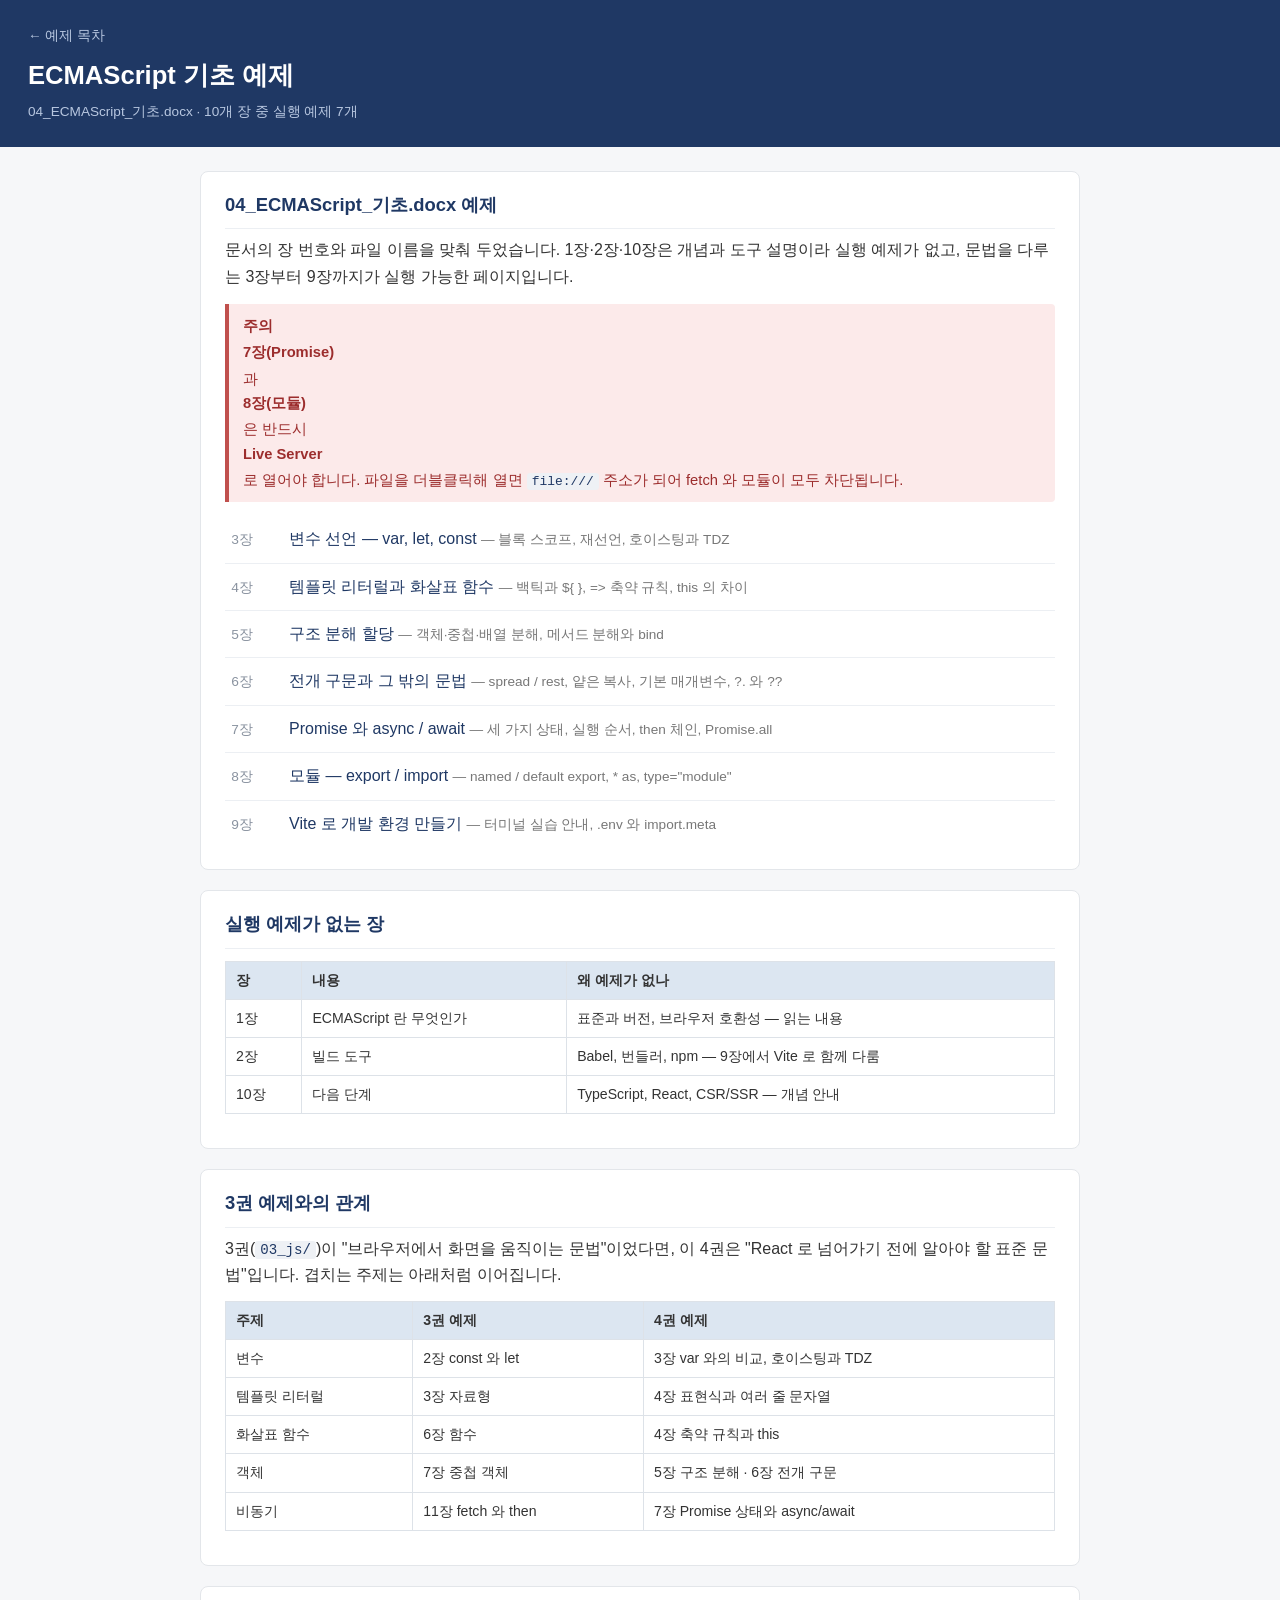
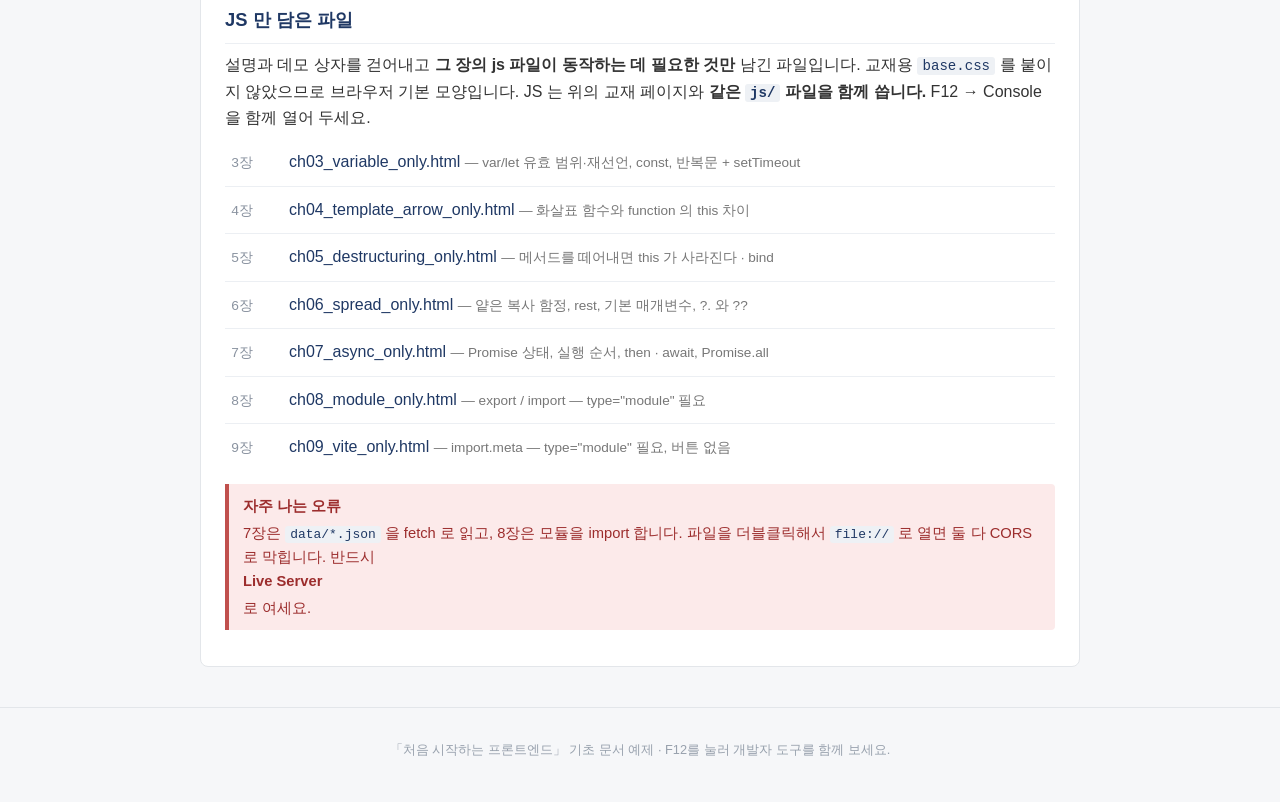
<file: 04_es6/index.html>
<!doctype html>
<html lang="ko">
  <head>
    <meta charset="UTF-8" />
    <meta name="viewport" content="width=device-width, initial-scale=1.0" />
    <title>ECMAScript 기초 예제</title>
    <link rel="stylesheet" href="../assets/base.css" />
  </head>
  <body>
    <header class="page-head">
      <a class="back" href="../index.html">&larr; 예제 목차</a>
      <h1>ECMAScript 기초 예제</h1>
      <p class="ref">04_ECMAScript_기초.docx &middot; 10개 장 중 실행 예제 7개</p>
    </header>

    <main class="page-body">

      <section class="block">
        <h2>04_ECMAScript_기초.docx 예제</h2>
        <p>
          문서의 장 번호와 파일 이름을 맞춰 두었습니다.
          1장·2장·10장은 개념과 도구 설명이라 실행 예제가 없고,
          문법을 다루는 3장부터 9장까지가 실행 가능한 페이지입니다.
        </p>

        <div class="warn">
          <b>주의</b>
          <b>7장(Promise)</b>과 <b>8장(모듈)</b>은 반드시 <b>Live Server</b> 로 열어야 합니다.
          파일을 더블클릭해 열면 <code>file:///</code> 주소가 되어
          fetch 와 모듈이 모두 차단됩니다.
        </div>

        <ul class="toc">
          <li><a href="ch03_variable.html"><span class="num">3장</span>변수 선언 — var, let, const
              <span class="desc">— 블록 스코프, 재선언, 호이스팅과 TDZ</span></a></li>
          <li><a href="ch04_template_arrow.html"><span class="num">4장</span>템플릿 리터럴과 화살표 함수
              <span class="desc">— 백틱과 ${ }, => 축약 규칙, this 의 차이</span></a></li>
          <li><a href="ch05_destructuring.html"><span class="num">5장</span>구조 분해 할당
              <span class="desc">— 객체·중첩·배열 분해, 메서드 분해와 bind</span></a></li>
          <li><a href="ch06_spread.html"><span class="num">6장</span>전개 구문과 그 밖의 문법
              <span class="desc">— spread / rest, 얕은 복사, 기본 매개변수, ?. 와 ??</span></a></li>
          <li><a href="ch07_async.html"><span class="num">7장</span>Promise 와 async / await
              <span class="desc">— 세 가지 상태, 실행 순서, then 체인, Promise.all</span></a></li>
          <li><a href="ch08_module.html"><span class="num">8장</span>모듈 — export / import
              <span class="desc">— named / default export, * as, type="module"</span></a></li>
          <li><a href="ch09_vite.html"><span class="num">9장</span>Vite 로 개발 환경 만들기
              <span class="desc">— 터미널 실습 안내, .env 와 import.meta</span></a></li>
        </ul>
      </section>

      <section class="block">
        <h2>실행 예제가 없는 장</h2>
        <table class="ex">
          <tr><th>장</th><th>내용</th><th>왜 예제가 없나</th></tr>
          <tr><td>1장</td><td>ECMAScript 란 무엇인가</td>
              <td>표준과 버전, 브라우저 호환성 — 읽는 내용</td></tr>
          <tr><td>2장</td><td>빌드 도구</td>
              <td>Babel, 번들러, npm — 9장에서 Vite 로 함께 다룸</td></tr>
          <tr><td>10장</td><td>다음 단계</td>
              <td>TypeScript, React, CSR/SSR — 개념 안내</td></tr>
        </table>
      </section>

      <section class="block">
        <h2>3권 예제와의 관계</h2>
        <p>
          3권(<code>03_js/</code>)이 "브라우저에서 화면을 움직이는 문법"이었다면,
          이 4권은 "React 로 넘어가기 전에 알아야 할 표준 문법"입니다.
          겹치는 주제는 아래처럼 이어집니다.
        </p>
        <table class="ex">
          <tr><th>주제</th><th>3권 예제</th><th>4권 예제</th></tr>
          <tr><td>변수</td><td>2장 const 와 let</td><td>3장 var 와의 비교, 호이스팅과 TDZ</td></tr>
          <tr><td>템플릿 리터럴</td><td>3장 자료형</td><td>4장 표현식과 여러 줄 문자열</td></tr>
          <tr><td>화살표 함수</td><td>6장 함수</td><td>4장 축약 규칙과 this</td></tr>
          <tr><td>객체</td><td>7장 중첩 객체</td><td>5장 구조 분해 · 6장 전개 구문</td></tr>
          <tr><td>비동기</td><td>11장 fetch 와 then</td><td>7장 Promise 상태와 async/await</td></tr>
        </table>
      </section>

      <section class="block">
        <h2>JS 만 담은 파일</h2>
        <p>설명과 데모 상자를 걷어내고 <b>그 장의 js 파일이 동작하는 데 필요한 것만</b> 남긴 파일입니다.
           교재용 <code>base.css</code> 를 붙이지 않았으므로 브라우저 기본 모양입니다.
           JS 는 위의 교재 페이지와 <b>같은 <code>js/</code> 파일을 함께 씁니다.</b>
           F12 &rarr; Console 을 함께 열어 두세요.</p>
        <ul class="toc">
          <li><a href="ch03_variable_only.html"><span class="num">3장</span>ch03_variable_only.html
              <span class="desc">— var/let 유효 범위·재선언, const, 반복문 + setTimeout</span></a></li>
          <li><a href="ch04_template_arrow_only.html"><span class="num">4장</span>ch04_template_arrow_only.html
              <span class="desc">— 화살표 함수와 function 의 this 차이</span></a></li>
          <li><a href="ch05_destructuring_only.html"><span class="num">5장</span>ch05_destructuring_only.html
              <span class="desc">— 메서드를 떼어내면 this 가 사라진다 · bind</span></a></li>
          <li><a href="ch06_spread_only.html"><span class="num">6장</span>ch06_spread_only.html
              <span class="desc">— 얕은 복사 함정, rest, 기본 매개변수, ?. 와 ??</span></a></li>
          <li><a href="ch07_async_only.html"><span class="num">7장</span>ch07_async_only.html
              <span class="desc">— Promise 상태, 실행 순서, then · await, Promise.all</span></a></li>
          <li><a href="ch08_module_only.html"><span class="num">8장</span>ch08_module_only.html
              <span class="desc">— export / import — type="module" 필요</span></a></li>
          <li><a href="ch09_vite_only.html"><span class="num">9장</span>ch09_vite_only.html
              <span class="desc">— import.meta — type="module" 필요, 버튼 없음</span></a></li>
        </ul>
        <div class="warn">
          <b>자주 나는 오류</b>
          7장은 <code>data/*.json</code> 을 fetch 로 읽고, 8장은 모듈을 import 합니다.
          파일을 더블클릭해서 <code>file://</code> 로 열면 둘 다 CORS 로 막힙니다.
          반드시 <b>Live Server</b> 로 여세요.
        </div>
      </section>

    </main>

    <footer class="page-foot">
      <p>「처음 시작하는 프론트엔드」 기초 문서 예제 &middot; F12를 눌러 개발자 도구를 함께 보세요.</p>
    </footer>

  </body>
</html>
</file>
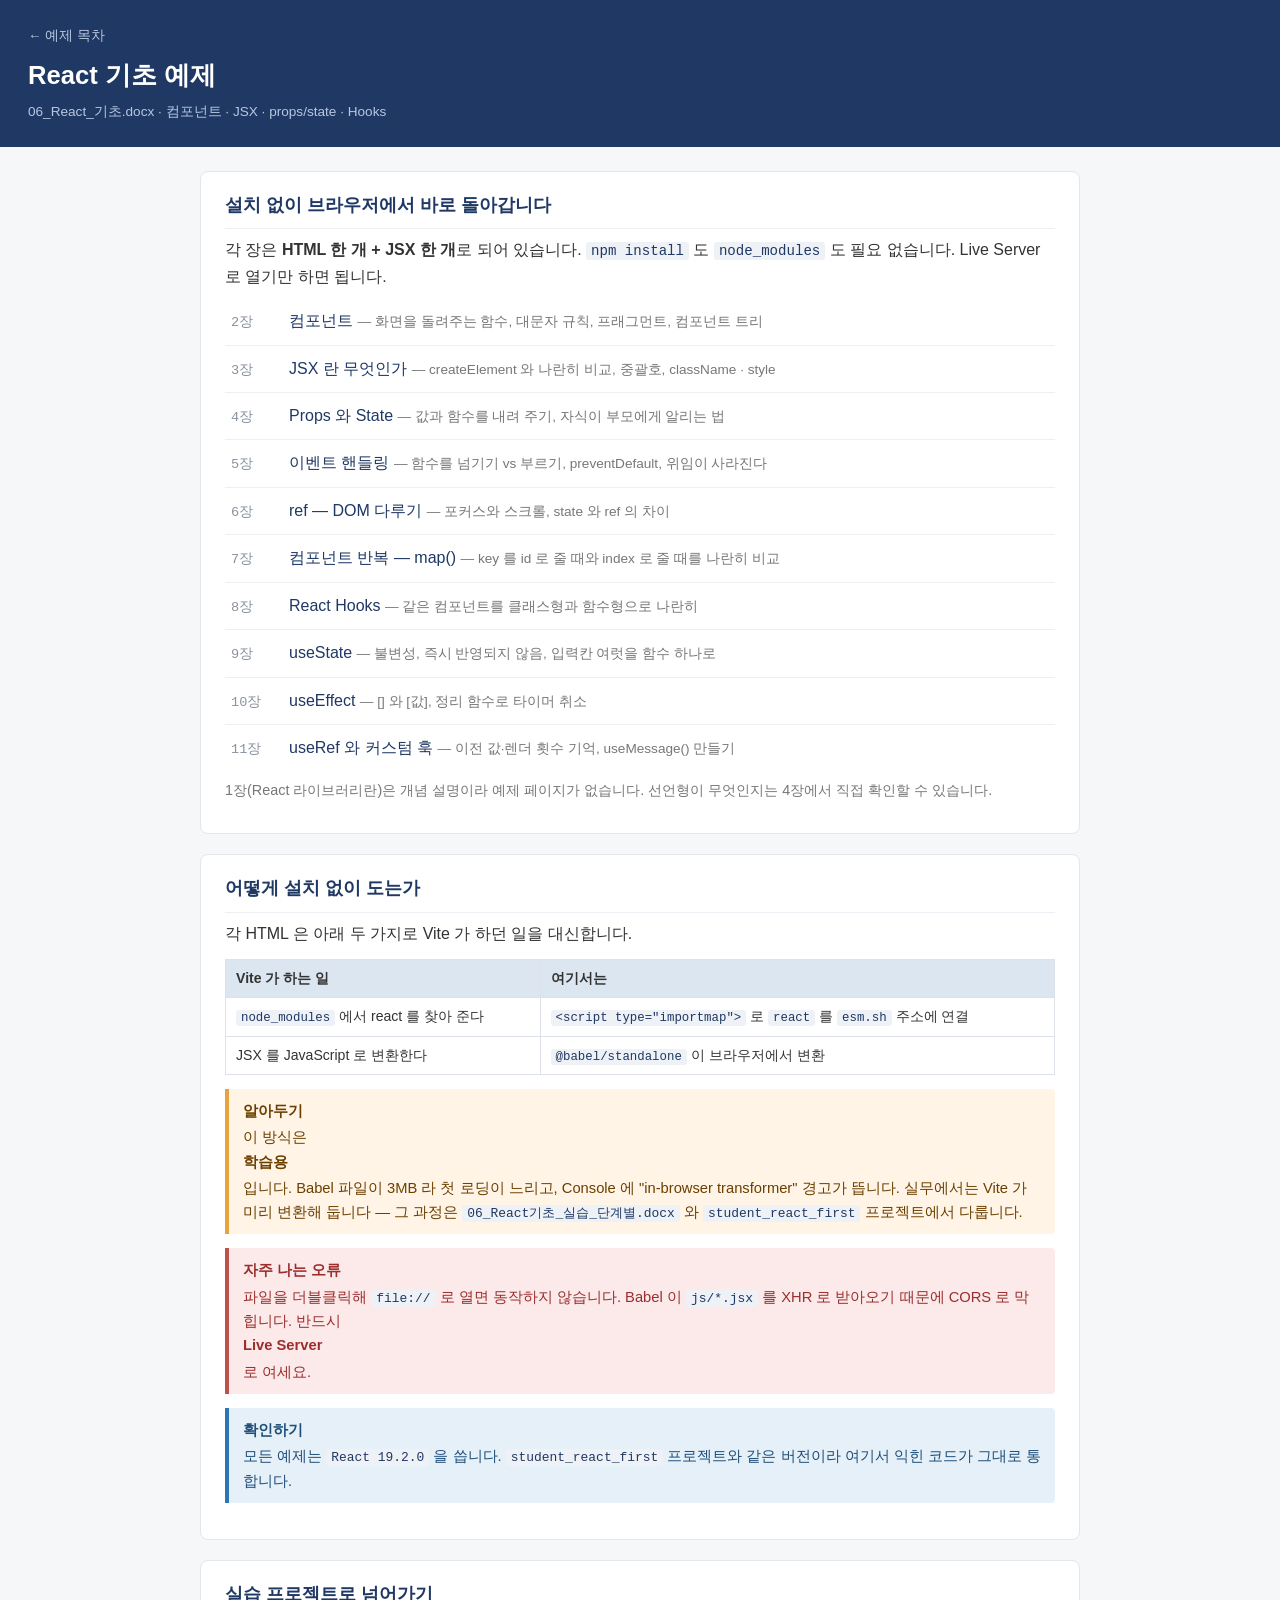
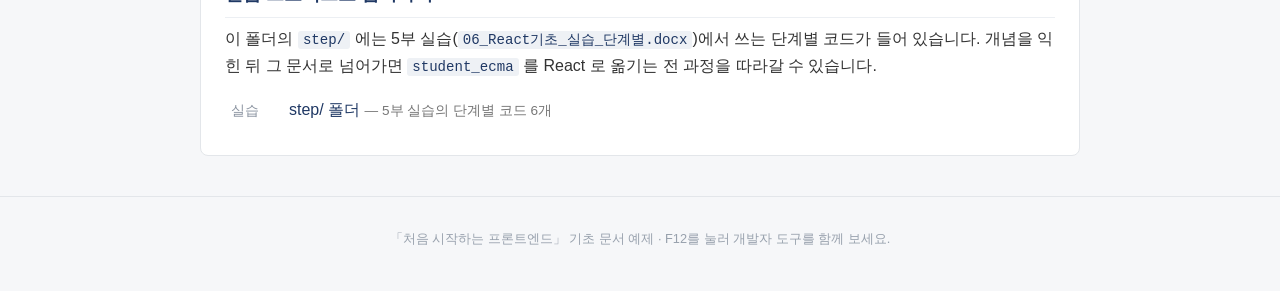
<file: 05_react/index.html>
<!doctype html>
<html lang="ko">
  <head>
    <meta charset="UTF-8" />
    <meta name="viewport" content="width=device-width, initial-scale=1.0" />
    <title>React 기초 예제</title>
    <link rel="stylesheet" href="../assets/base.css" />
  </head>
  <body>
    <header class="page-head">
      <a class="back" href="../index.html">&larr; 예제 목차</a>
      <h1>React 기초 예제</h1>
      <p class="ref">06_React_기초.docx &middot; 컴포넌트 · JSX · props/state · Hooks</p>
    </header>

    <main class="page-body">

      <section class="block">
        <h2>설치 없이 브라우저에서 바로 돌아갑니다</h2>
        <p>
          각 장은 <b>HTML 한 개 + JSX 한 개</b>로 되어 있습니다.
          <code>npm install</code> 도 <code>node_modules</code> 도 필요 없습니다.
          Live Server 로 열기만 하면 됩니다.
        </p>
        <ul class="toc">
          <li><a href="ch02_component.html"><span class="num">2장</span>컴포넌트
              <span class="desc">— 화면을 돌려주는 함수, 대문자 규칙, 프래그먼트, 컴포넌트 트리</span></a></li>
          <li><a href="ch03_jsx.html"><span class="num">3장</span>JSX 란 무엇인가
              <span class="desc">— createElement 와 나란히 비교, 중괄호, className · style</span></a></li>
          <li><a href="ch04_props_state.html"><span class="num">4장</span>Props 와 State
              <span class="desc">— 값과 함수를 내려 주기, 자식이 부모에게 알리는 법</span></a></li>
          <li><a href="ch05_event.html"><span class="num">5장</span>이벤트 핸들링
              <span class="desc">— 함수를 넘기기 vs 부르기, preventDefault, 위임이 사라진다</span></a></li>
          <li><a href="ch06_ref.html"><span class="num">6장</span>ref — DOM 다루기
              <span class="desc">— 포커스와 스크롤, state 와 ref 의 차이</span></a></li>
          <li><a href="ch07_map.html"><span class="num">7장</span>컴포넌트 반복 — map()
              <span class="desc">— key 를 id 로 줄 때와 index 로 줄 때를 나란히 비교</span></a></li>
          <li><a href="ch08_hooks.html"><span class="num">8장</span>React Hooks
              <span class="desc">— 같은 컴포넌트를 클래스형과 함수형으로 나란히</span></a></li>
          <li><a href="ch09_usestate.html"><span class="num">9장</span>useState
              <span class="desc">— 불변성, 즉시 반영되지 않음, 입력칸 여럿을 함수 하나로</span></a></li>
          <li><a href="ch10_useeffect.html"><span class="num">10장</span>useEffect
              <span class="desc">— [] 와 [값], 정리 함수로 타이머 취소</span></a></li>
          <li><a href="ch11_useref.html"><span class="num">11장</span>useRef 와 커스텀 훅
              <span class="desc">— 이전 값·렌더 횟수 기억, useMessage() 만들기</span></a></li>
        </ul>
        <p style="font-size:0.9rem; color:#777;">
          1장(React 라이브러리란)은 개념 설명이라 예제 페이지가 없습니다.
          선언형이 무엇인지는 4장에서 직접 확인할 수 있습니다.
        </p>
      </section>

      <section class="block">
        <h2>어떻게 설치 없이 도는가</h2>
        <p>각 HTML 은 아래 두 가지로 Vite 가 하던 일을 대신합니다.</p>
        <table class="ex">
          <tr><th>Vite 가 하는 일</th><th>여기서는</th></tr>
          <tr>
            <td><code>node_modules</code> 에서 react 를 찾아 준다</td>
            <td><code>&lt;script type="importmap"&gt;</code> 로 <code>react</code> 를
                <code>esm.sh</code> 주소에 연결</td>
          </tr>
          <tr>
            <td>JSX 를 JavaScript 로 변환한다</td>
            <td><code>@babel/standalone</code> 이 브라우저에서 변환</td>
          </tr>
        </table>
        <div class="note">
          <b>알아두기</b>
          이 방식은 <b>학습용</b>입니다. Babel 파일이 3MB 라 첫 로딩이 느리고,
          Console 에 "in-browser transformer" 경고가 뜹니다.
          실무에서는 Vite 가 미리 변환해 둡니다 —
          그 과정은 <code>06_React기초_실습_단계별.docx</code> 와
          <code>student_react_first</code> 프로젝트에서 다룹니다.
        </div>
        <div class="warn">
          <b>자주 나는 오류</b>
          파일을 더블클릭해 <code>file://</code> 로 열면 동작하지 않습니다.
          Babel 이 <code>js/*.jsx</code> 를 XHR 로 받아오기 때문에 CORS 로 막힙니다.
          반드시 <b>Live Server</b> 로 여세요.
        </div>
        <div class="check">
          <b>확인하기</b>
          모든 예제는 <code>React 19.2.0</code> 을 씁니다.
          <code>student_react_first</code> 프로젝트와 같은 버전이라
          여기서 익힌 코드가 그대로 통합니다.
        </div>
      </section>

      <section class="block">
        <h2>실습 프로젝트로 넘어가기</h2>
        <p>
          이 폴더의 <code>step/</code> 에는 5부 실습(<code>06_React기초_실습_단계별.docx</code>)에서
          쓰는 단계별 코드가 들어 있습니다.
          개념을 익힌 뒤 그 문서로 넘어가면 <code>student_ecma</code> 를 React 로 옮기는
          전 과정을 따라갈 수 있습니다.
        </p>
        <ul class="toc">
          <li><a href="step/README.md"><span class="num">실습</span>step/ 폴더
              <span class="desc">— 5부 실습의 단계별 코드 6개</span></a></li>
        </ul>
      </section>

    </main>

    <footer class="page-foot">
      <p>「처음 시작하는 프론트엔드」 기초 문서 예제 &middot; F12를 눌러 개발자 도구를 함께 보세요.</p>
    </footer>

  </body>
</html>
</file>
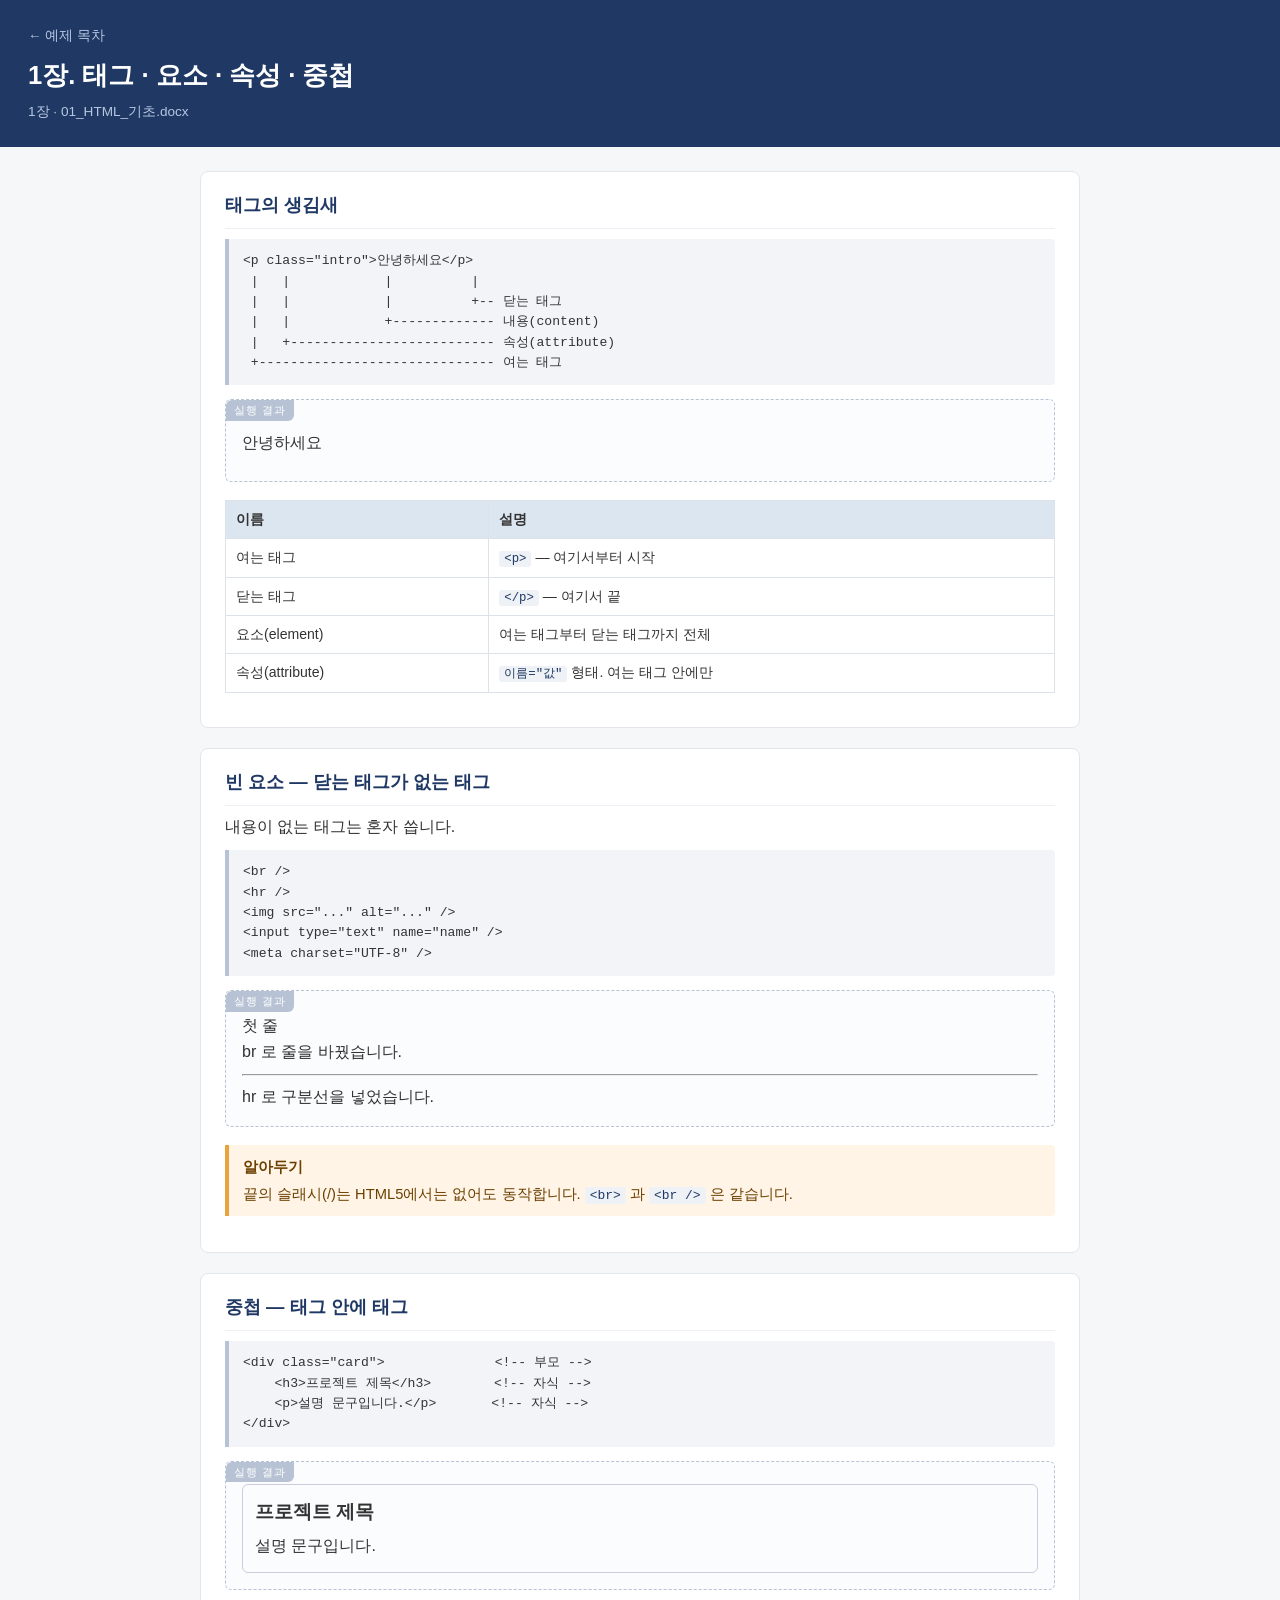
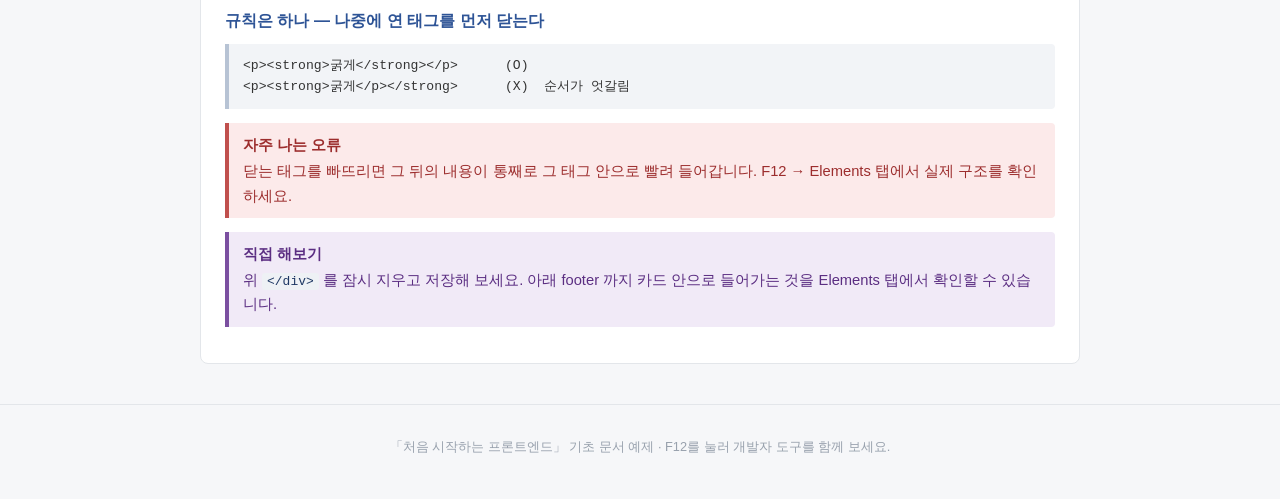
<file: 01_html/ch01_tag.html>
<!doctype html>
<html lang="ko">
  <head>
    <meta charset="UTF-8" />
    <meta name="viewport" content="width=device-width, initial-scale=1.0" />
    <title>1장. 태그 · 요소 · 속성 · 중첩</title>
    <link rel="stylesheet" href="../assets/base.css" />


  </head>
  <body>
    <header class="page-head">
      <a class="back" href="../index.html">&larr; 예제 목차</a>
      <h1>1장. 태그 · 요소 · 속성 · 중첩</h1>
      <p class="ref">1장 &middot; 01_HTML_기초.docx</p>
    </header>

    <main class="page-body">

      <section class="block">
        <h2>태그의 생김새</h2>
        <pre>&lt;p class="intro"&gt;안녕하세요&lt;/p&gt;
 |   |            |          |
 |   |            |          +-- 닫는 태그
 |   |            +------------- 내용(content)
 |   +-------------------------- 속성(attribute)
 +------------------------------ 여는 태그</pre>

        <div class="demo">
          <p class="intro">안녕하세요</p>
        </div>

        <table class="ex">
          <tr><th>이름</th><th>설명</th></tr>
          <tr><td>여는 태그</td><td><code>&lt;p&gt;</code> — 여기서부터 시작</td></tr>
          <tr><td>닫는 태그</td><td><code>&lt;/p&gt;</code> — 여기서 끝</td></tr>
          <tr><td>요소(element)</td><td>여는 태그부터 닫는 태그까지 전체</td></tr>
          <tr><td>속성(attribute)</td><td><code>이름="값"</code> 형태. 여는 태그 안에만</td></tr>
        </table>
      </section>

      <section class="block">
        <h2>빈 요소 — 닫는 태그가 없는 태그</h2>
        <p>내용이 없는 태그는 혼자 씁니다.</p>
        <pre>&lt;br /&gt;
&lt;hr /&gt;
&lt;img src="..." alt="..." /&gt;
&lt;input type="text" name="name" /&gt;
&lt;meta charset="UTF-8" /&gt;</pre>

        <div class="demo">
          첫 줄<br />
          br 로 줄을 바꿨습니다.
          <hr />
          hr 로 구분선을 넣었습니다.
        </div>

        <div class="note">
          <b>알아두기</b>
          끝의 슬래시(/)는 HTML5에서는 없어도 동작합니다.
          <code>&lt;br&gt;</code> 과 <code>&lt;br /&gt;</code> 은 같습니다.
        </div>
      </section>

      <section class="block">
        <h2>중첩 — 태그 안에 태그</h2>
        <pre>&lt;div class="card"&gt;              &lt;!-- 부모 --&gt;
    &lt;h3&gt;프로젝트 제목&lt;/h3&gt;        &lt;!-- 자식 --&gt;
    &lt;p&gt;설명 문구입니다.&lt;/p&gt;       &lt;!-- 자식 --&gt;
&lt;/div&gt;</pre>

        <div class="demo">
          <div class="card" style="border:1px solid #ccd; border-radius:6px; padding:12px;">
            <h3 style="margin:0 0 6px;">프로젝트 제목</h3>
            <p style="margin:0;">설명 문구입니다.</p>
          </div>
        </div>

        <h3>규칙은 하나 — 나중에 연 태그를 먼저 닫는다</h3>
        <pre>&lt;p&gt;&lt;strong&gt;굵게&lt;/strong&gt;&lt;/p&gt;      (O)
&lt;p&gt;&lt;strong&gt;굵게&lt;/p&gt;&lt;/strong&gt;      (X)  순서가 엇갈림</pre>

        <div class="warn">
          <b>자주 나는 오류</b>
          닫는 태그를 빠뜨리면 그 뒤의 내용이 통째로 그 태그 안으로 빨려 들어갑니다.
          F12 → Elements 탭에서 실제 구조를 확인하세요.
        </div>

        <div class="try">
          <b>직접 해보기</b>
          위 <code>&lt;/div&gt;</code> 를 잠시 지우고 저장해 보세요.
          아래 footer 까지 카드 안으로 들어가는 것을 Elements 탭에서 확인할 수 있습니다.
        </div>
      </section>
    
    </main>

    <footer class="page-foot">
      <p>「처음 시작하는 프론트엔드」 기초 문서 예제 &middot; F12를 눌러 개발자 도구를 함께 보세요.</p>
    </footer>

  </body>
</html>
</file>
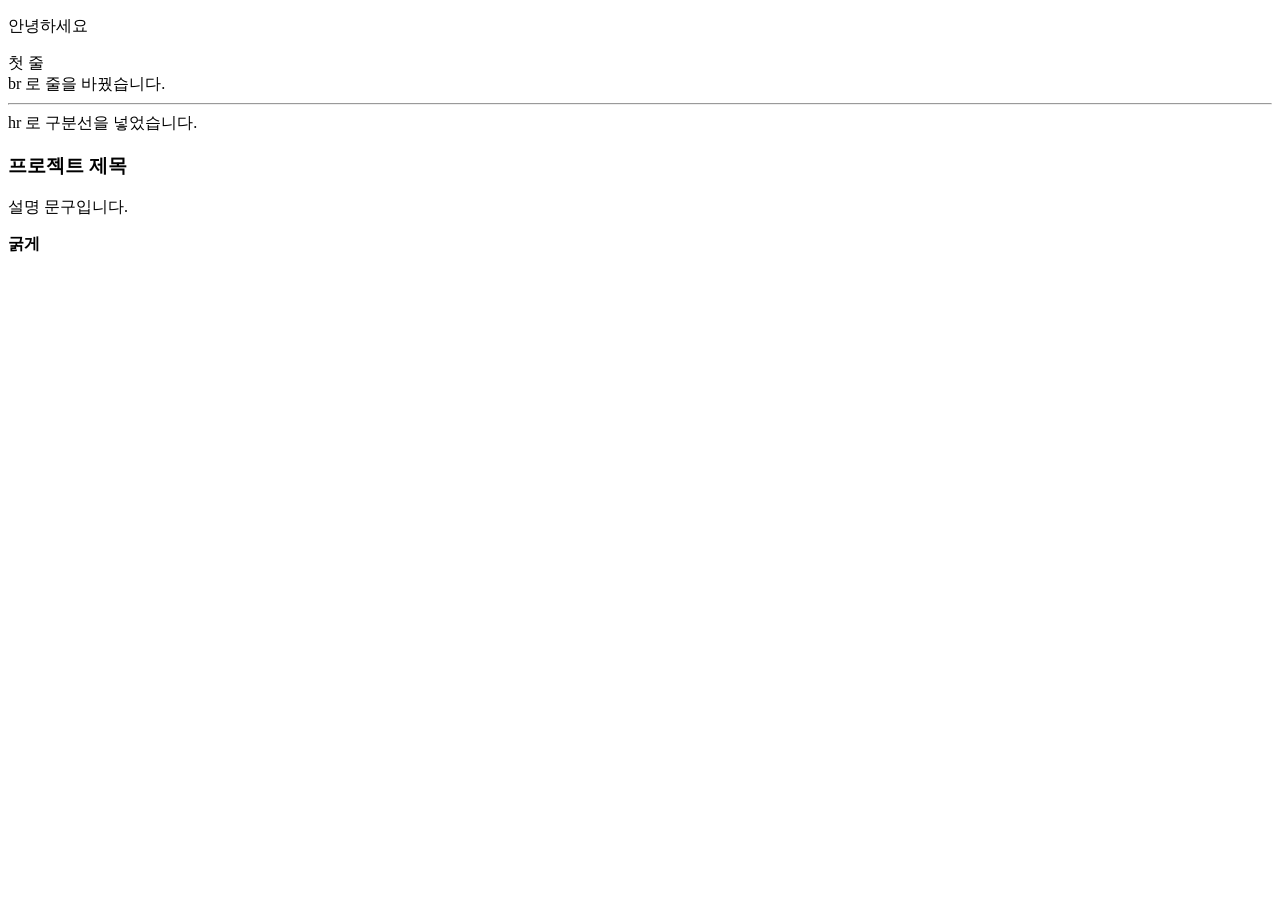
<file: 01_html/ch01_tag_only.html>
<!doctype html>
<html lang="ko">
  <head>
    <meta charset="UTF-8" />
    <meta name="viewport" content="width=device-width, initial-scale=1.0" />
    <title>1장. 태그 · 요소 · 속성 · 중첩</title>
  </head>
  <body>

    <!-- ============================================
         태그의 생김새
         <p class="intro">안녕하세요</p>
          |   |            |          |
          |   |            |          +-- 닫는 태그
          |   |            +------------- 내용(content)
          |   +-------------------------- 속성(attribute)
          +------------------------------ 여는 태그
         ============================================ -->
    <p class="intro">안녕하세요</p>


    <!-- ============================================
         빈 요소 — 닫는 태그가 없는 태그
         ============================================ -->
    첫 줄<br />
    br 로 줄을 바꿨습니다.
    <hr />
    hr 로 구분선을 넣었습니다.


    <!-- ============================================
         중첩 — 태그 안에 태그
         ============================================ -->
    <div class="card">
      <h3>프로젝트 제목</h3>
      <p>설명 문구입니다.</p>
    </div>


    <!-- ============================================
         중첩 규칙 — 나중에 연 태그를 먼저 닫는다
         ============================================ -->
    <p><strong>굵게</strong></p>

    <!-- 아래처럼 순서가 엇갈리면 안 됩니다.
         <p><strong>굵게</p></strong> -->

  </body>
</html>
</file>
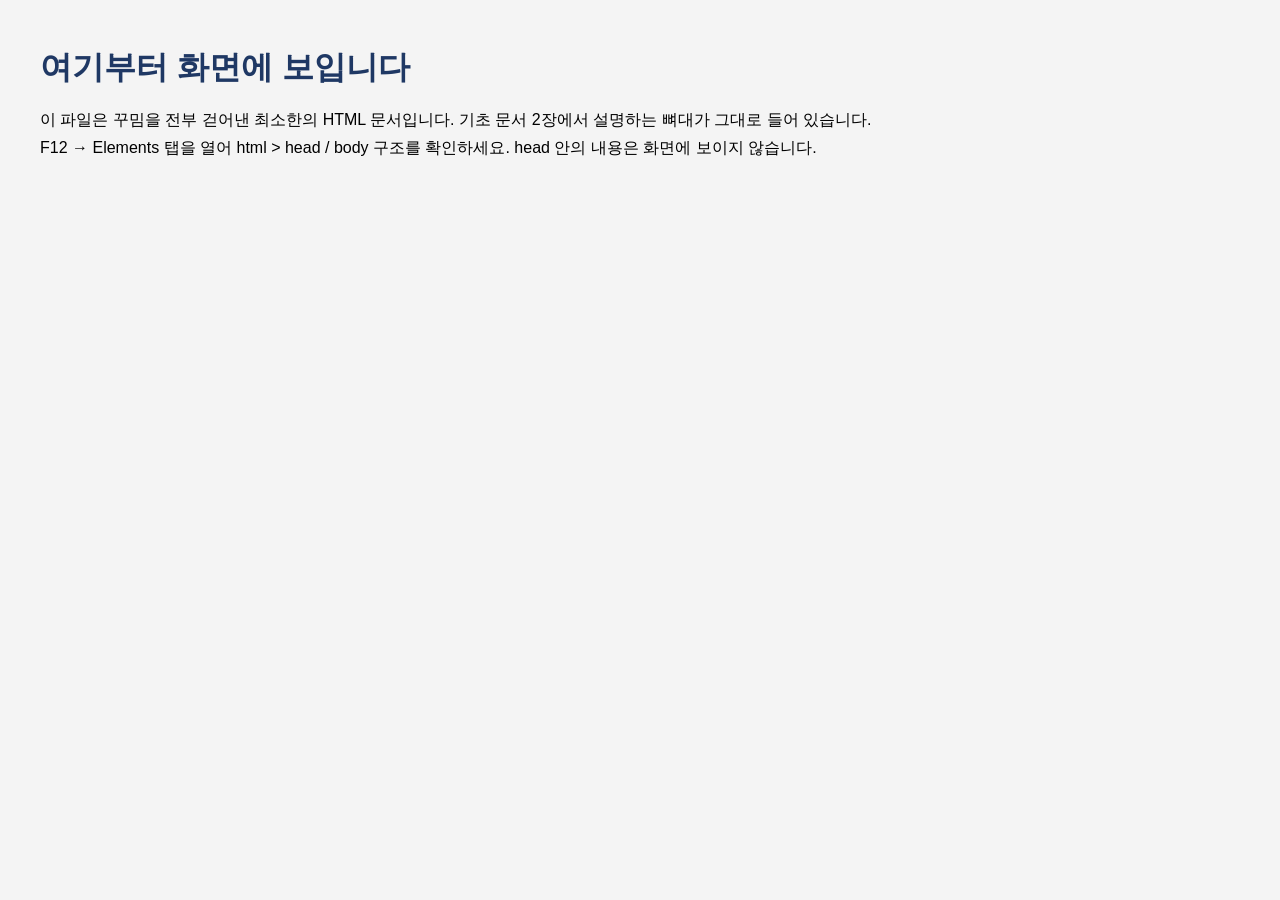
<file: 01_html/ch02_minimal.html>
<!doctype html>
<html lang="ko">
  <head>
    <meta charset="UTF-8" />
    <meta name="viewport" content="width=device-width, initial-scale=1.0" />
    <title>My Portfolio</title>
    <link rel="stylesheet" href="css/ch02.css" />
  </head>
  <body>
    <h1>여기부터 화면에 보입니다</h1>
    <p>
      이 파일은 꾸밈을 전부 걷어낸 최소한의 HTML 문서입니다.
      기초 문서 2장에서 설명하는 뼈대가 그대로 들어 있습니다.
    </p>
    <p>
      F12 → Elements 탭을 열어 html &gt; head / body 구조를 확인하세요.
      head 안의 내용은 화면에 보이지 않습니다.
    </p>
  </body>
</html>
</file>
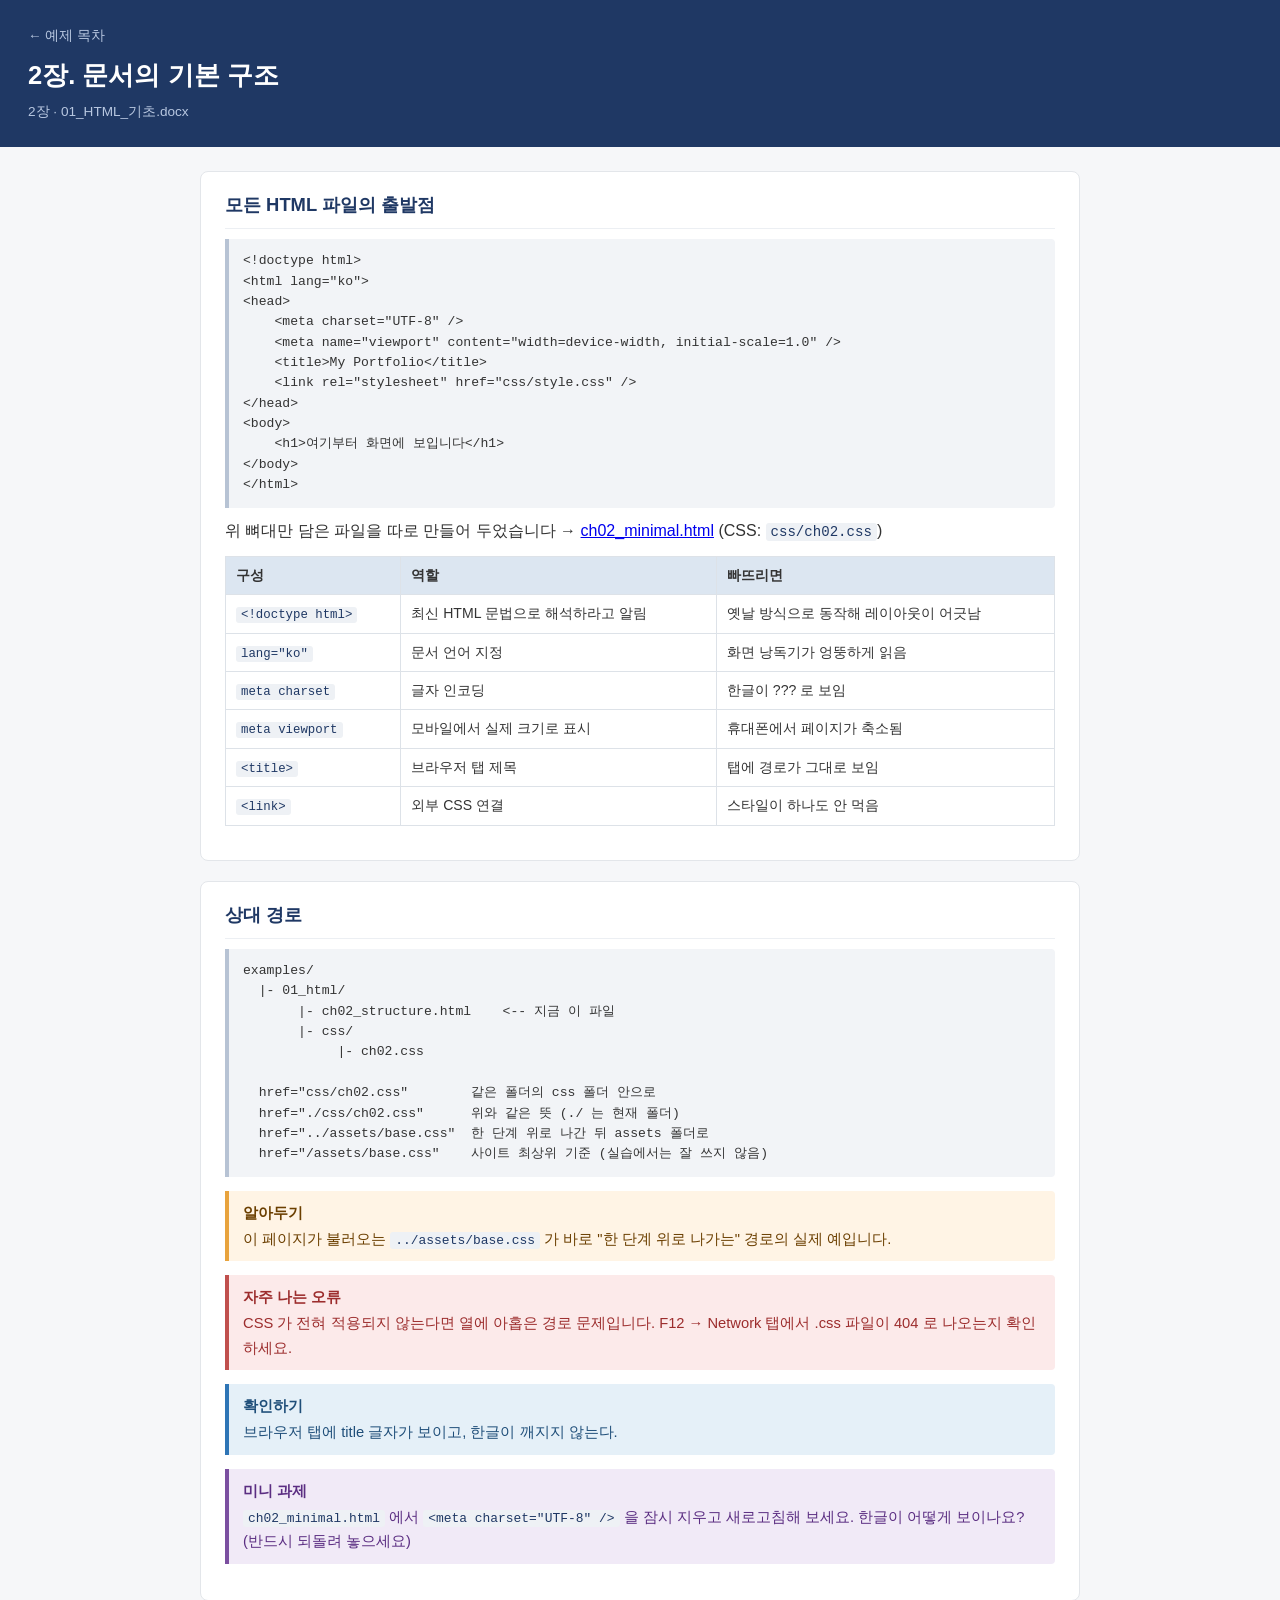
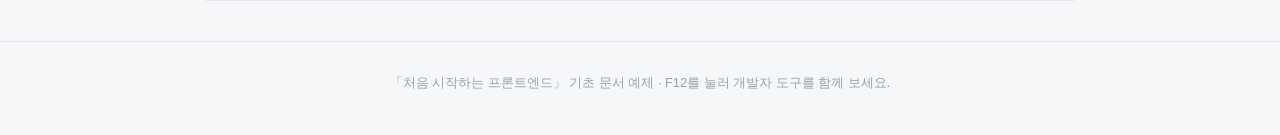
<file: 01_html/ch02_structure.html>
<!doctype html>
<html lang="ko">
  <head>
    <meta charset="UTF-8" />
    <meta name="viewport" content="width=device-width, initial-scale=1.0" />
    <title>2장. 문서의 기본 구조</title>
    <link rel="stylesheet" href="../assets/base.css" />


  </head>
  <body>
    <header class="page-head">
      <a class="back" href="../index.html">&larr; 예제 목차</a>
      <h1>2장. 문서의 기본 구조</h1>
      <p class="ref">2장 &middot; 01_HTML_기초.docx</p>
    </header>

    <main class="page-body">

      <section class="block">
        <h2>모든 HTML 파일의 출발점</h2>
        <pre>&lt;!doctype html&gt;
&lt;html lang="ko"&gt;
&lt;head&gt;
    &lt;meta charset="UTF-8" /&gt;
    &lt;meta name="viewport" content="width=device-width, initial-scale=1.0" /&gt;
    &lt;title&gt;My Portfolio&lt;/title&gt;
    &lt;link rel="stylesheet" href="css/style.css" /&gt;
&lt;/head&gt;
&lt;body&gt;
    &lt;h1&gt;여기부터 화면에 보입니다&lt;/h1&gt;
&lt;/body&gt;
&lt;/html&gt;</pre>

        <p>
          위 뼈대만 담은 파일을 따로 만들어 두었습니다 &rarr;
          <a href="ch02_minimal.html">ch02_minimal.html</a> (CSS: <code>css/ch02.css</code>)
        </p>

        <table class="ex">
          <tr><th>구성</th><th>역할</th><th>빠뜨리면</th></tr>
          <tr><td><code>&lt;!doctype html&gt;</code></td><td>최신 HTML 문법으로 해석하라고 알림</td><td>옛날 방식으로 동작해 레이아웃이 어긋남</td></tr>
          <tr><td><code>lang="ko"</code></td><td>문서 언어 지정</td><td>화면 낭독기가 엉뚱하게 읽음</td></tr>
          <tr><td><code>meta charset</code></td><td>글자 인코딩</td><td>한글이 ??? 로 보임</td></tr>
          <tr><td><code>meta viewport</code></td><td>모바일에서 실제 크기로 표시</td><td>휴대폰에서 페이지가 축소됨</td></tr>
          <tr><td><code>&lt;title&gt;</code></td><td>브라우저 탭 제목</td><td>탭에 경로가 그대로 보임</td></tr>
          <tr><td><code>&lt;link&gt;</code></td><td>외부 CSS 연결</td><td>스타일이 하나도 안 먹음</td></tr>
        </table>
      </section>

      <section class="block">
        <h2>상대 경로</h2>
        <pre>examples/
  |- 01_html/
       |- ch02_structure.html    &lt;-- 지금 이 파일
       |- css/
            |- ch02.css

  href="css/ch02.css"        같은 폴더의 css 폴더 안으로
  href="./css/ch02.css"      위와 같은 뜻 (./ 는 현재 폴더)
  href="../assets/base.css"  한 단계 위로 나간 뒤 assets 폴더로
  href="/assets/base.css"    사이트 최상위 기준 (실습에서는 잘 쓰지 않음)</pre>

        <div class="note">
          <b>알아두기</b>
          이 페이지가 불러오는 <code>../assets/base.css</code> 가 바로
          "한 단계 위로 나가는" 경로의 실제 예입니다.
        </div>

        <div class="warn">
          <b>자주 나는 오류</b>
          CSS 가 전혀 적용되지 않는다면 열에 아홉은 경로 문제입니다.
          F12 → Network 탭에서 .css 파일이 404 로 나오는지 확인하세요.
        </div>

        <div class="check">
          <b>확인하기</b>
          브라우저 탭에 title 글자가 보이고, 한글이 깨지지 않는다.
        </div>

        <div class="try">
          <b>미니 과제</b>
          <code>ch02_minimal.html</code> 에서 <code>&lt;meta charset="UTF-8" /&gt;</code> 을
          잠시 지우고 새로고침해 보세요. 한글이 어떻게 보이나요? (반드시 되돌려 놓으세요)
        </div>
      </section>
    
    </main>

    <footer class="page-foot">
      <p>「처음 시작하는 프론트엔드」 기초 문서 예제 &middot; F12를 눌러 개발자 도구를 함께 보세요.</p>
    </footer>

  </body>
</html>
</file>
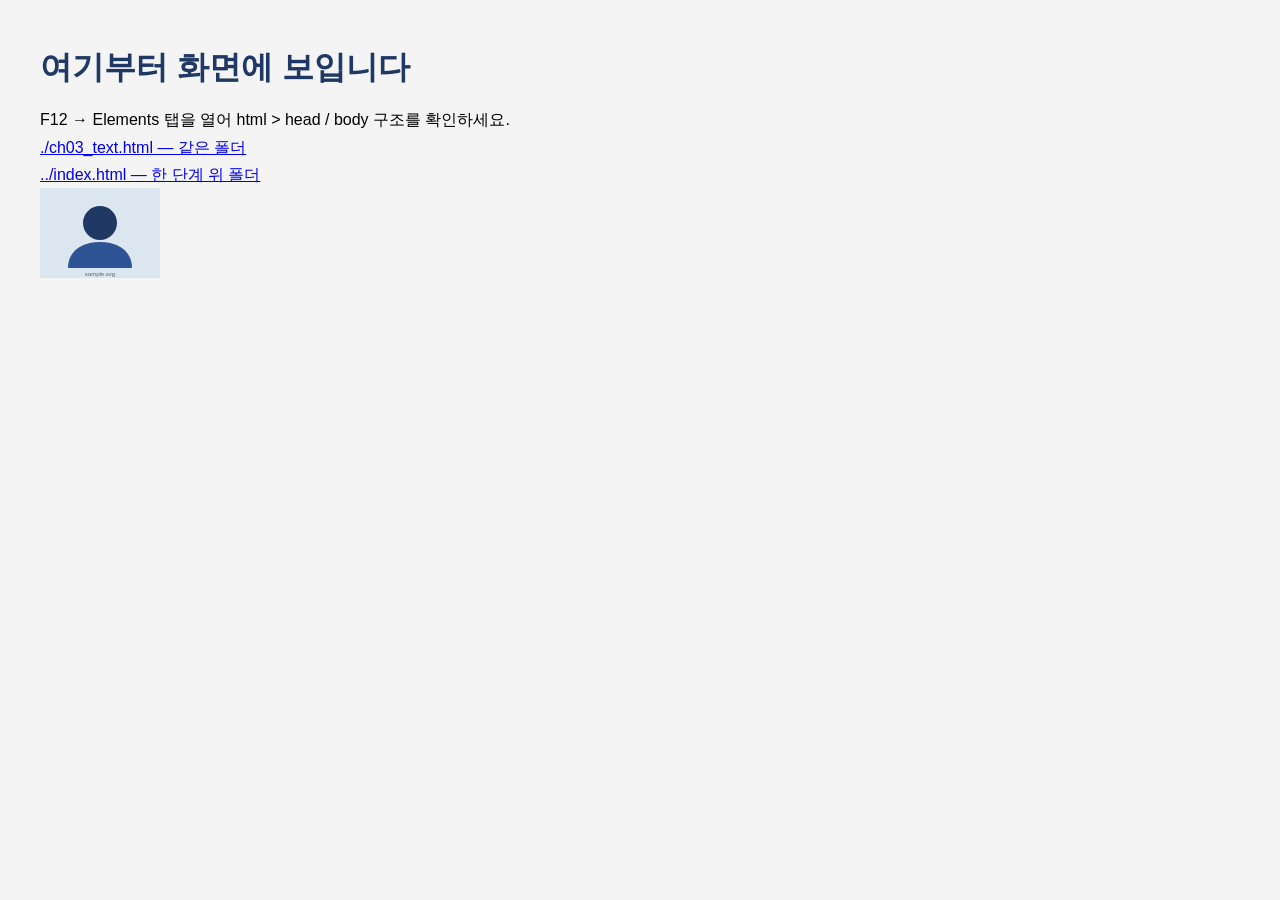
<file: 01_html/ch02_structure_only.html>
<!doctype html>
<!-- doctype — 이 문서는 HTML5 입니다. 반드시 맨 첫 줄 -->

<html lang="ko">
  <!-- lang="ko" — 이 문서의 언어. 화면 낭독기와 번역이 참고합니다 -->

  <head>
    <!-- head 안의 내용은 화면에 보이지 않습니다 -->

    <meta charset="UTF-8" />
    <!-- 글자 인코딩. 빠뜨리면 한글이 깨집니다 -->

    <meta name="viewport" content="width=device-width, initial-scale=1.0" />
    <!-- 모바일에서 화면 너비에 맞춰 보이게 합니다 -->

    <meta name="description" content="HTML 문서의 기본 뼈대 예제" />

    <title>2장. 문서의 기본 구조</title>
    <!-- 브라우저 탭에 보이는 글자 -->

    <link rel="stylesheet" href="css/ch02.css" />
    <!-- 상대 경로 — css 폴더 안으로 들어가라 -->
  </head>

  <body>
    <!-- body 안의 내용만 화면에 보입니다 -->

    <h1>여기부터 화면에 보입니다</h1>

    <p>
      F12 → Elements 탭을 열어 html &gt; head / body 구조를 확인하세요.
    </p>


    <!-- ============================================
         상대 경로 — 파일이 서로를 찾는 법
         ============================================ -->

    <p>
      <a href="ch03_text.html">./ch03_text.html — 같은 폴더</a>
    </p>

    <p>
      <a href="../index.html">../index.html — 한 단계 위 폴더</a>
    </p>

    <p>
      <img src="../assets/sample.svg" alt="../assets 폴더의 이미지" width="120" />
    </p>

  </body>
</html>
</file>
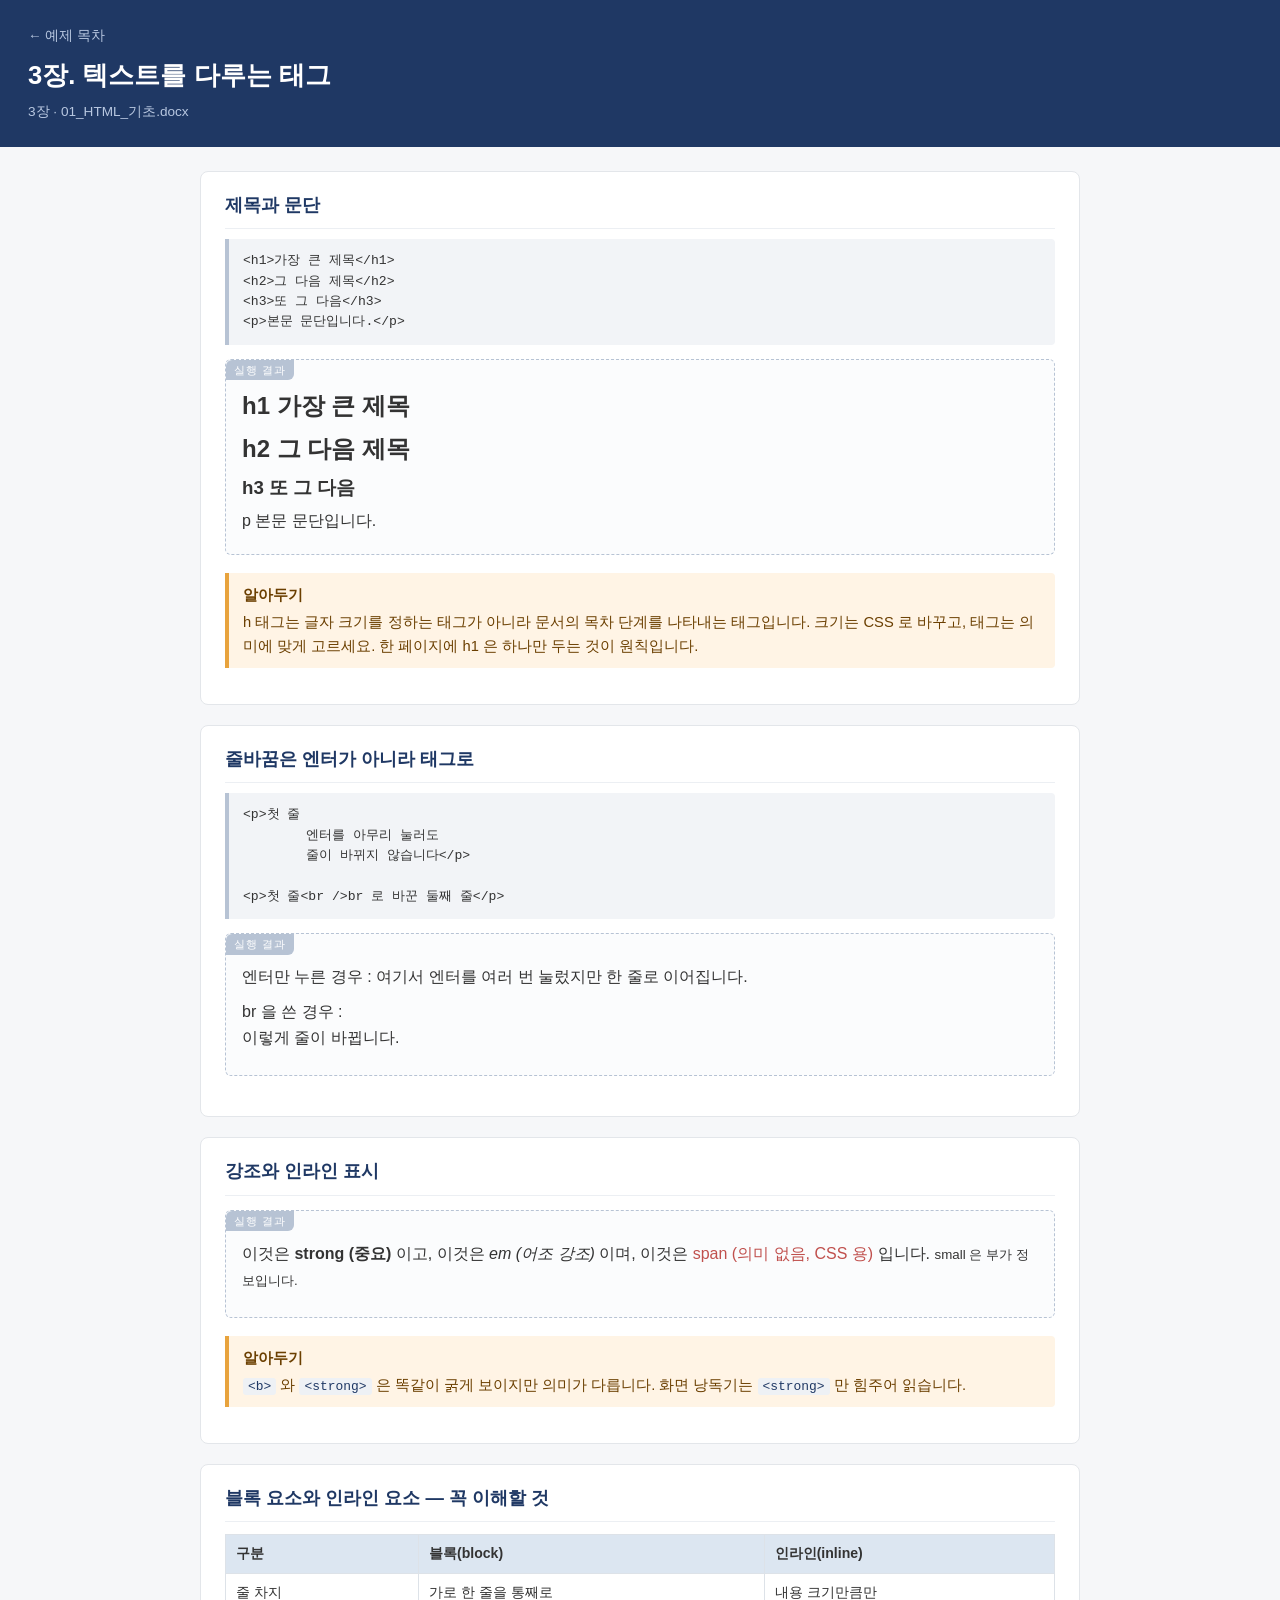
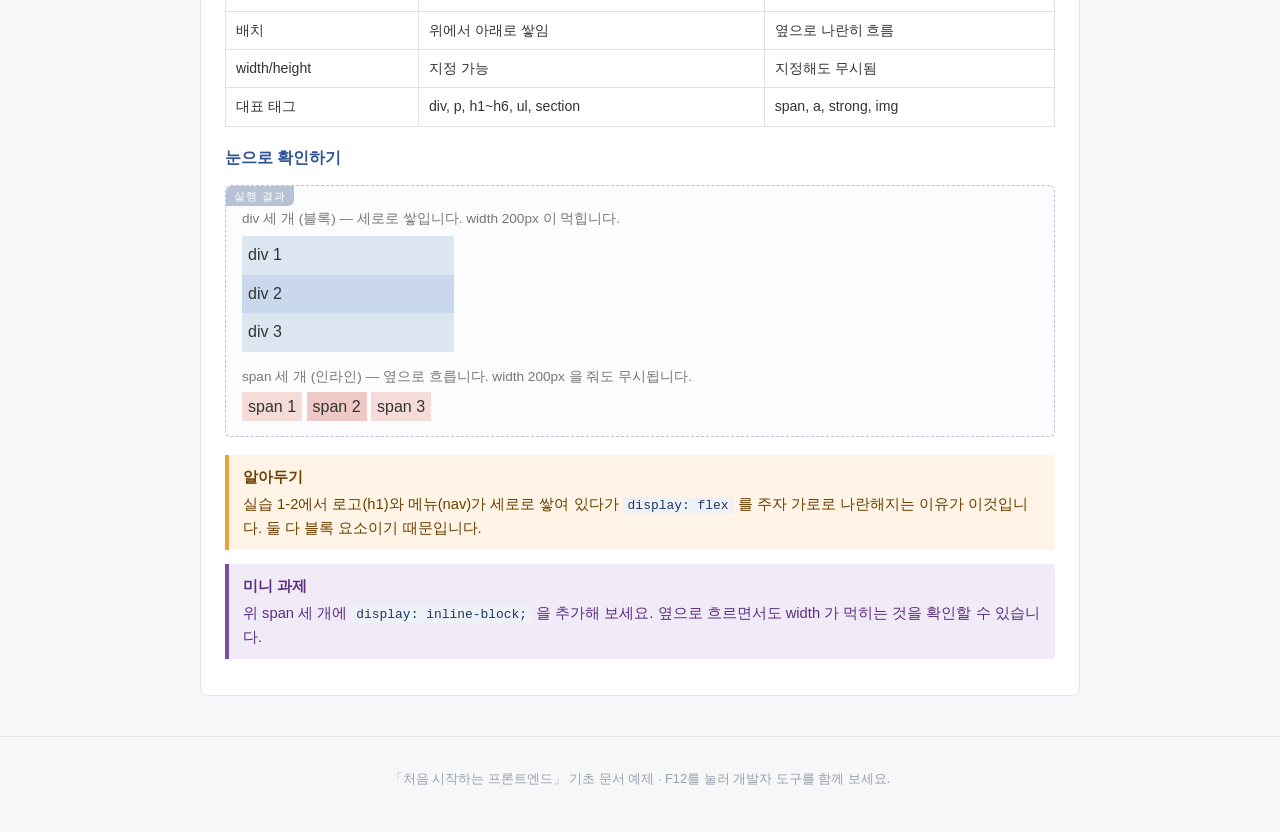
<file: 01_html/ch03_text.html>
<!doctype html>
<html lang="ko">
  <head>
    <meta charset="UTF-8" />
    <meta name="viewport" content="width=device-width, initial-scale=1.0" />
    <title>3장. 텍스트를 다루는 태그</title>
    <link rel="stylesheet" href="../assets/base.css" />


  </head>
  <body>
    <header class="page-head">
      <a class="back" href="../index.html">&larr; 예제 목차</a>
      <h1>3장. 텍스트를 다루는 태그</h1>
      <p class="ref">3장 &middot; 01_HTML_기초.docx</p>
    </header>

    <main class="page-body">

      <section class="block">
        <h2>제목과 문단</h2>
        <pre>&lt;h1&gt;가장 큰 제목&lt;/h1&gt;
&lt;h2&gt;그 다음 제목&lt;/h2&gt;
&lt;h3&gt;또 그 다음&lt;/h3&gt;
&lt;p&gt;본문 문단입니다.&lt;/p&gt;</pre>

        <div class="demo">
          <h1 style="margin:4px 0;">h1 가장 큰 제목</h1>
          <h2 style="margin:4px 0;">h2 그 다음 제목</h2>
          <h3 style="margin:4px 0;">h3 또 그 다음</h3>
          <p style="margin:4px 0;">p 본문 문단입니다.</p>
        </div>

        <div class="note">
          <b>알아두기</b>
          h 태그는 글자 크기를 정하는 태그가 아니라 문서의 목차 단계를 나타내는 태그입니다.
          크기는 CSS 로 바꾸고, 태그는 의미에 맞게 고르세요.
          한 페이지에 h1 은 하나만 두는 것이 원칙입니다.
        </div>
      </section>

      <section class="block">
        <h2>줄바꿈은 엔터가 아니라 태그로</h2>
        <pre>&lt;p&gt;첫 줄
        엔터를 아무리 눌러도
        줄이 바뀌지 않습니다&lt;/p&gt;

&lt;p&gt;첫 줄&lt;br /&gt;br 로 바꾼 둘째 줄&lt;/p&gt;</pre>

        <div class="demo">
          <p>엔터만 누른 경우 :
            여기서
            엔터를
            여러 번 눌렀지만 한 줄로 이어집니다.</p>
          <p>br 을 쓴 경우 :<br />이렇게 줄이 바뀝니다.</p>
        </div>
      </section>

      <section class="block">
        <h2>강조와 인라인 표시</h2>
        <div class="demo">
          <p>
            이것은 <strong>strong (중요)</strong> 이고,
            이것은 <em>em (어조 강조)</em> 이며,
            이것은 <span style="color:#c0504d;">span (의미 없음, CSS 용)</span> 입니다.
            <small>small 은 부가 정보입니다.</small>
          </p>
        </div>

        <div class="note">
          <b>알아두기</b>
          <code>&lt;b&gt;</code> 와 <code>&lt;strong&gt;</code> 은 똑같이 굵게 보이지만
          의미가 다릅니다. 화면 낭독기는 <code>&lt;strong&gt;</code> 만 힘주어 읽습니다.
        </div>
      </section>

      <section class="block">
        <h2>블록 요소와 인라인 요소 — 꼭 이해할 것</h2>
        <table class="ex">
          <tr><th>구분</th><th>블록(block)</th><th>인라인(inline)</th></tr>
          <tr><td>줄 차지</td><td>가로 한 줄을 통째로</td><td>내용 크기만큼만</td></tr>
          <tr><td>배치</td><td>위에서 아래로 쌓임</td><td>옆으로 나란히 흐름</td></tr>
          <tr><td>width/height</td><td>지정 가능</td><td>지정해도 무시됨</td></tr>
          <tr><td>대표 태그</td><td>div, p, h1~h6, ul, section</td><td>span, a, strong, img</td></tr>
        </table>

        <h3>눈으로 확인하기</h3>
        <div class="demo">
          <p style="margin:0 0 6px; font-size:0.85rem; color:#777;">
            div 세 개 (블록) — 세로로 쌓입니다. width 200px 이 먹힙니다.
          </p>
          <div style="width:200px; background:#dce6f1; padding:6px;">div 1</div>
          <div style="width:200px; background:#c9d8ec; padding:6px;">div 2</div>
          <div style="width:200px; background:#dce6f1; padding:6px;">div 3</div>

          <p style="margin:14px 0 6px; font-size:0.85rem; color:#777;">
            span 세 개 (인라인) — 옆으로 흐릅니다. width 200px 을 줘도 무시됩니다.
          </p>
          <span style="width:200px; background:#f6dcd9; padding:6px;">span 1</span>
          <span style="width:200px; background:#efc9c5; padding:6px;">span 2</span>
          <span style="width:200px; background:#f6dcd9; padding:6px;">span 3</span>
        </div>

        <div class="note">
          <b>알아두기</b>
          실습 1-2에서 로고(h1)와 메뉴(nav)가 세로로 쌓여 있다가
          <code>display: flex</code> 를 주자 가로로 나란해지는 이유가 이것입니다.
          둘 다 블록 요소이기 때문입니다.
        </div>

        <div class="try">
          <b>미니 과제</b>
          위 span 세 개에 <code>display: inline-block;</code> 을 추가해 보세요.
          옆으로 흐르면서도 width 가 먹히는 것을 확인할 수 있습니다.
        </div>
      </section>
    
    </main>

    <footer class="page-foot">
      <p>「처음 시작하는 프론트엔드」 기초 문서 예제 &middot; F12를 눌러 개발자 도구를 함께 보세요.</p>
    </footer>

  </body>
</html>
</file>
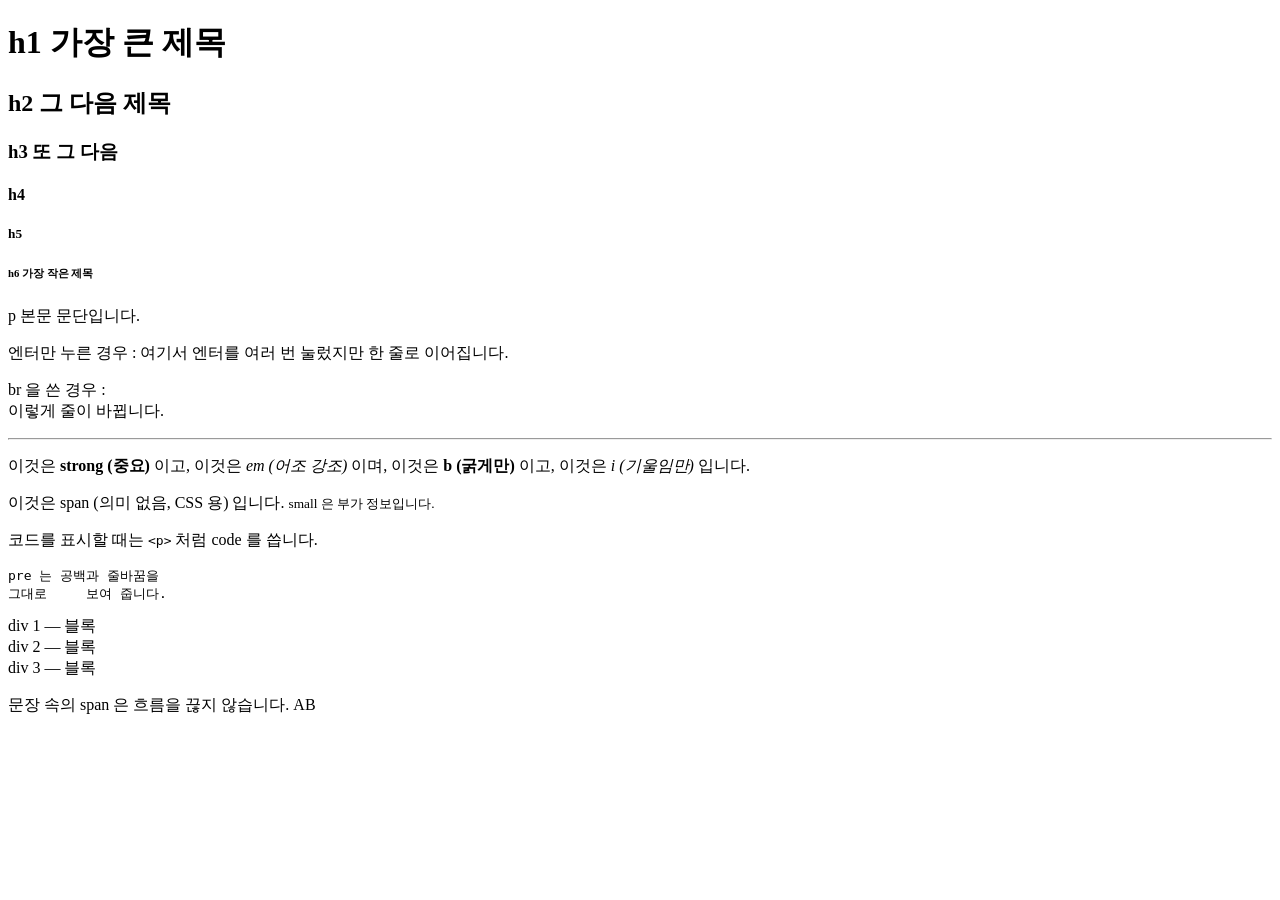
<file: 01_html/ch03_text_only.html>
<!doctype html>
<html lang="ko">
  <head>
    <meta charset="UTF-8" />
    <meta name="viewport" content="width=device-width, initial-scale=1.0" />
    <title>3장. 텍스트를 다루는 태그</title>
  </head>
  <body>

    <!-- ============================================
         제목 — h1 부터 h6 까지. 숫자가 커질수록 작은 제목
         ============================================ -->
    <h1>h1 가장 큰 제목</h1>
    <h2>h2 그 다음 제목</h2>
    <h3>h3 또 그 다음</h3>
    <h4>h4</h4>
    <h5>h5</h5>
    <h6>h6 가장 작은 제목</h6>


    <!-- ============================================
         문단
         ============================================ -->
    <p>p 본문 문단입니다.</p>

    <p>엔터만 누른 경우 :
      여기서
      엔터를
      여러 번 눌렀지만 한 줄로 이어집니다.</p>


    <!-- ============================================
         줄바꿈과 구분선 — 빈 요소
         ============================================ -->
    <p>br 을 쓴 경우 :<br />이렇게 줄이 바뀝니다.</p>

    <hr />


    <!-- ============================================
         강조와 인라인 표시
         ============================================ -->
    <p>
      이것은 <strong>strong (중요)</strong> 이고,
      이것은 <em>em (어조 강조)</em> 이며,
      이것은 <b>b (굵게만)</b> 이고,
      이것은 <i>i (기울임만)</i> 입니다.
    </p>

    <p>
      이것은 <span>span (의미 없음, CSS 용)</span> 입니다.
      <small>small 은 부가 정보입니다.</small>
    </p>

    <p>
      코드를 표시할 때는 <code>&lt;p&gt;</code> 처럼 code 를 씁니다.
    </p>

    <pre>pre 는 공백과 줄바꿈을
그대로     보여 줍니다.</pre>


    <!-- ============================================
         블록 요소와 인라인 요소
         div 는 한 줄 전체를 차지하고(블록),
         span 은 글자 흐름을 끊지 않습니다(인라인).
         ============================================ -->
    <div>div 1 — 블록</div>
    <div>div 2 — 블록</div>
    <div>div 3 — 블록</div>

    <p>
      문장 속의 <span>span</span> 은 흐름을 끊지 않습니다.
      <span>A</span><span>B</span>
    </p>

  </body>
</html>
</file>
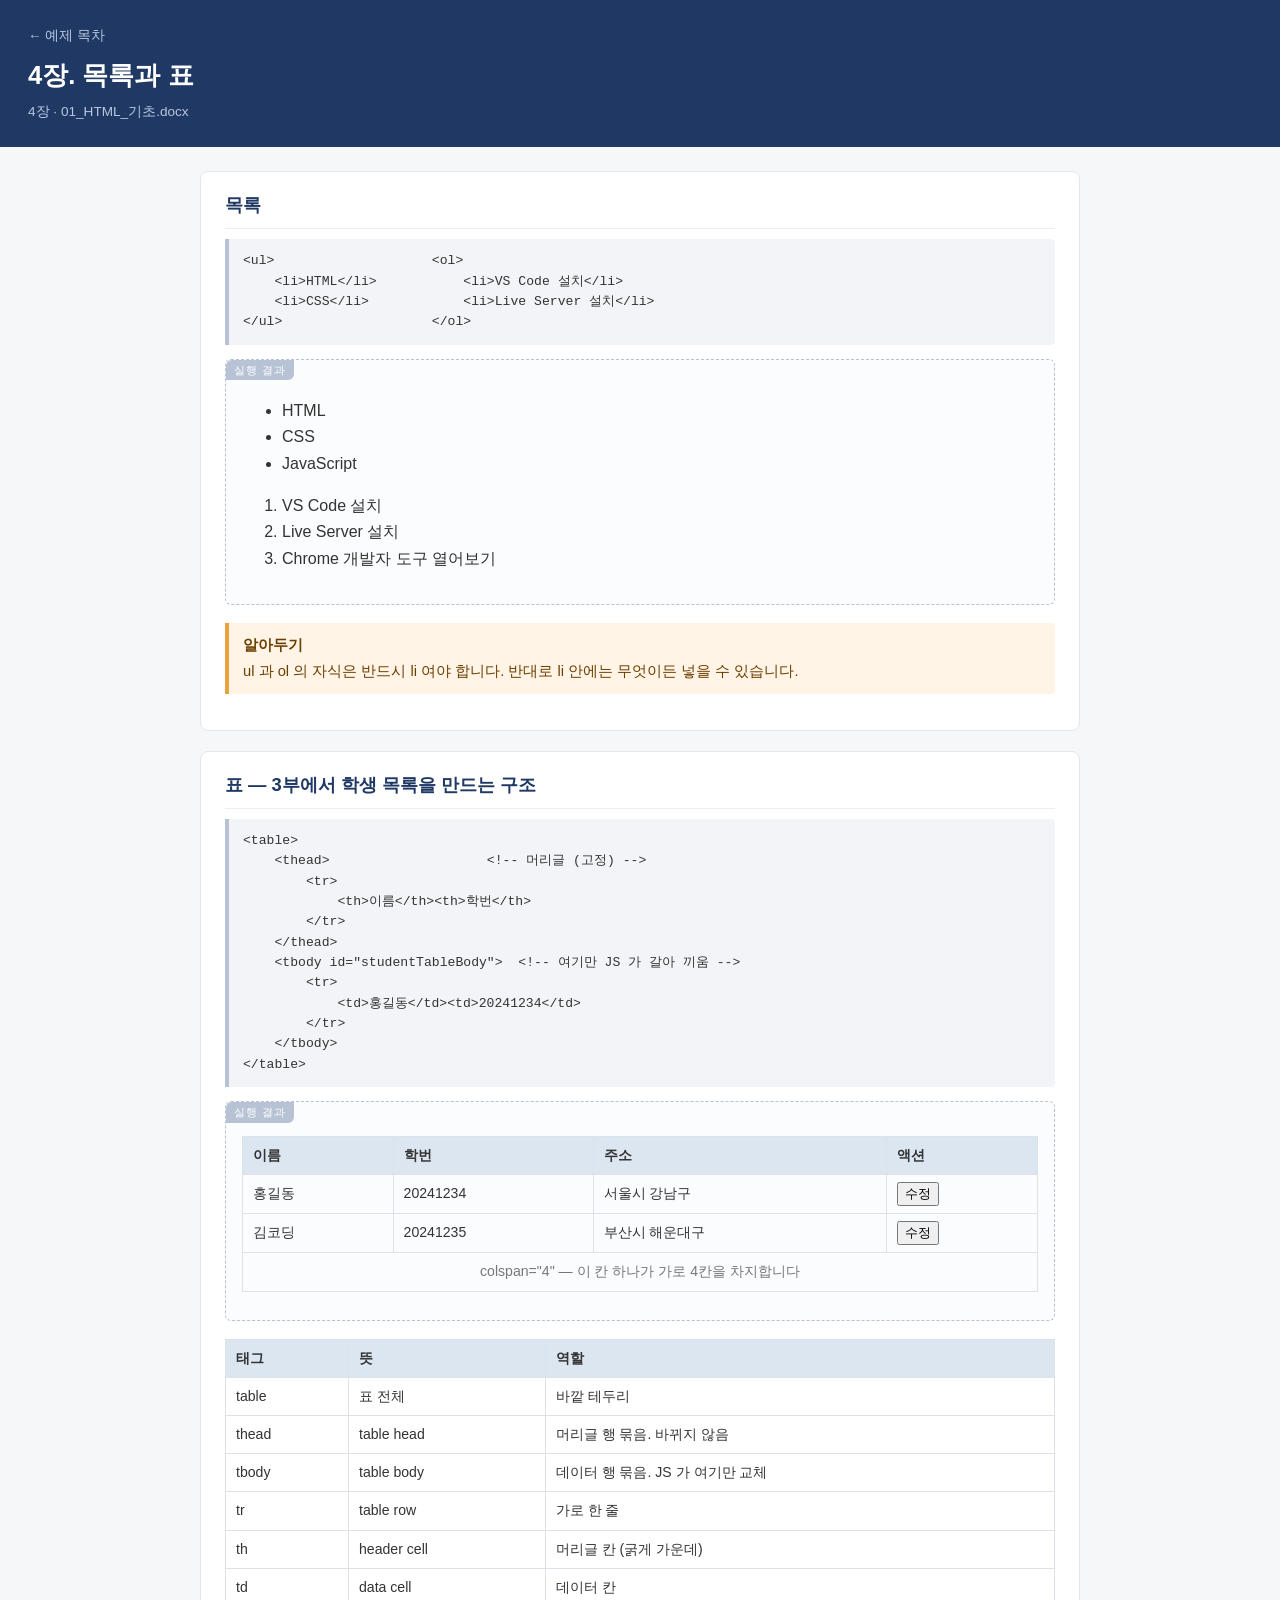
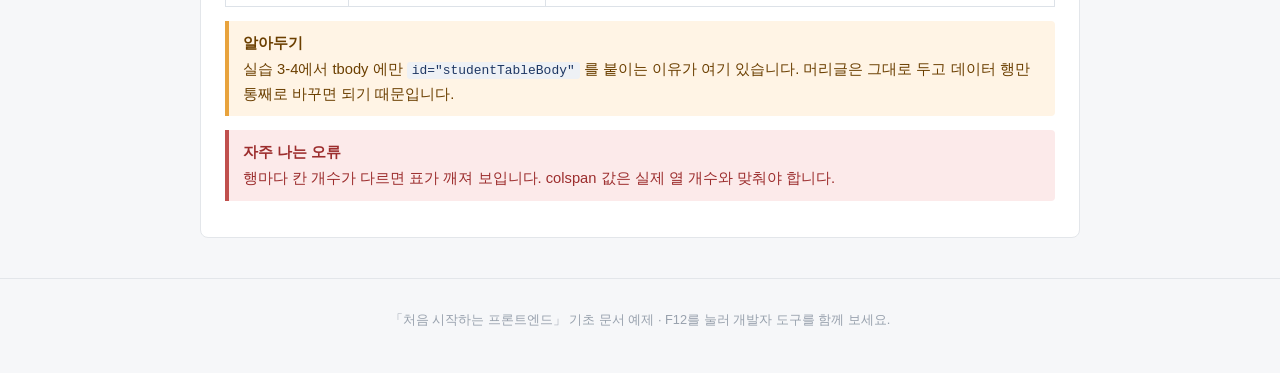
<file: 01_html/ch04_list_table.html>
<!doctype html>
<html lang="ko">
  <head>
    <meta charset="UTF-8" />
    <meta name="viewport" content="width=device-width, initial-scale=1.0" />
    <title>4장. 목록과 표</title>
    <link rel="stylesheet" href="../assets/base.css" />


  </head>
  <body>
    <header class="page-head">
      <a class="back" href="../index.html">&larr; 예제 목차</a>
      <h1>4장. 목록과 표</h1>
      <p class="ref">4장 &middot; 01_HTML_기초.docx</p>
    </header>

    <main class="page-body">

      <section class="block">
        <h2>목록</h2>
        <pre>&lt;ul&gt;                    &lt;ol&gt;
    &lt;li&gt;HTML&lt;/li&gt;           &lt;li&gt;VS Code 설치&lt;/li&gt;
    &lt;li&gt;CSS&lt;/li&gt;            &lt;li&gt;Live Server 설치&lt;/li&gt;
&lt;/ul&gt;                   &lt;/ol&gt;</pre>

        <div class="demo">
          <ul>
            <li>HTML</li>
            <li>CSS</li>
            <li>JavaScript</li>
          </ul>
          <ol>
            <li>VS Code 설치</li>
            <li>Live Server 설치</li>
            <li>Chrome 개발자 도구 열어보기</li>
          </ol>
        </div>

        <div class="note">
          <b>알아두기</b>
          ul 과 ol 의 자식은 반드시 li 여야 합니다.
          반대로 li 안에는 무엇이든 넣을 수 있습니다.
        </div>
      </section>

      <section class="block">
        <h2>표 — 3부에서 학생 목록을 만드는 구조</h2>
        <pre>&lt;table&gt;
    &lt;thead&gt;                    &lt;!-- 머리글 (고정) --&gt;
        &lt;tr&gt;
            &lt;th&gt;이름&lt;/th&gt;&lt;th&gt;학번&lt;/th&gt;
        &lt;/tr&gt;
    &lt;/thead&gt;
    &lt;tbody id="studentTableBody"&gt;  &lt;!-- 여기만 JS 가 갈아 끼움 --&gt;
        &lt;tr&gt;
            &lt;td&gt;홍길동&lt;/td&gt;&lt;td&gt;20241234&lt;/td&gt;
        &lt;/tr&gt;
    &lt;/tbody&gt;
&lt;/table&gt;</pre>

        <div class="demo">
          <table class="ex">
            <thead>
              <tr>
                <th>이름</th><th>학번</th><th>주소</th><th>액션</th>
              </tr>
            </thead>
            <tbody>
              <tr>
                <td>홍길동</td><td>20241234</td><td>서울시 강남구</td>
                <td><button type="button">수정</button></td>
              </tr>
              <tr>
                <td>김코딩</td><td>20241235</td><td>부산시 해운대구</td>
                <td><button type="button">수정</button></td>
              </tr>
              <tr>
                <td colspan="4" style="text-align:center; color:#777;">
                  colspan="4" — 이 칸 하나가 가로 4칸을 차지합니다
                </td>
              </tr>
            </tbody>
          </table>
        </div>

        <table class="ex">
          <tr><th>태그</th><th>뜻</th><th>역할</th></tr>
          <tr><td>table</td><td>표 전체</td><td>바깥 테두리</td></tr>
          <tr><td>thead</td><td>table head</td><td>머리글 행 묶음. 바뀌지 않음</td></tr>
          <tr><td>tbody</td><td>table body</td><td>데이터 행 묶음. JS 가 여기만 교체</td></tr>
          <tr><td>tr</td><td>table row</td><td>가로 한 줄</td></tr>
          <tr><td>th</td><td>header cell</td><td>머리글 칸 (굵게 가운데)</td></tr>
          <tr><td>td</td><td>data cell</td><td>데이터 칸</td></tr>
        </table>

        <div class="note">
          <b>알아두기</b>
          실습 3-4에서 tbody 에만 <code>id="studentTableBody"</code> 를 붙이는 이유가
          여기 있습니다. 머리글은 그대로 두고 데이터 행만 통째로 바꾸면 되기 때문입니다.
        </div>

        <div class="warn">
          <b>자주 나는 오류</b>
          행마다 칸 개수가 다르면 표가 깨져 보입니다.
          colspan 값은 실제 열 개수와 맞춰야 합니다.
        </div>
      </section>
    
    </main>

    <footer class="page-foot">
      <p>「처음 시작하는 프론트엔드」 기초 문서 예제 &middot; F12를 눌러 개발자 도구를 함께 보세요.</p>
    </footer>

  </body>
</html>
</file>
<file: assets/base.css>
/* ===========================================================
   예제 페이지 공통 스타일
   -----------------------------------------------------------
   주의 : 이 파일은 "수업 내용"이 아니라 예제 페이지의 겉모습을
   위한 것입니다. 각 장에서 배우는 CSS 는 장별 CSS 파일에 있습니다.

   일부러 * 선택자로 box-sizing 을 지정하지 않았습니다.
   02_css/ch03 (박스 모델) 예제가 그 차이를 직접 보여주기 때문입니다.
   =========================================================== */

body {
    margin: 0;
    background-color: #f6f7f9;
    color: #333;
    font-family: "Malgun Gothic", "맑은 고딕", sans-serif;
    line-height: 1.65;
}

/* ---------- 페이지 머리 ---------- */
.page-head {
    box-sizing: border-box;
    background-color: #1f3864;
    color: #ffffff;
    padding: 22px 28px 24px;
}
.page-head h1 {
    margin: 6px 0 4px;
    font-size: 1.6rem;
}
.page-head .ref {
    margin: 0;
    color: #b8c7e0;
    font-size: 0.85rem;
}
.page-head .back {
    color: #b8c7e0;
    font-size: 0.85rem;
    text-decoration: none;
}
.page-head .back:hover {
    color: #ffffff;
}

/* ---------- 본문 ---------- */
.page-body {
    box-sizing: border-box;
    max-width: 920px;
    margin: 24px auto 40px;
    padding: 0 20px;
}

.block {
    box-sizing: border-box;
    background-color: #ffffff;
    border: 1px solid #e3e6ea;
    border-radius: 8px;
    padding: 18px 24px 22px;
    margin-bottom: 20px;
}
.block > h2 {
    margin: 0 0 4px;
    padding-bottom: 8px;
    border-bottom: 1px solid #eceff3;
    color: #1f3864;
    font-size: 1.15rem;
}
.block > h3 {
    margin: 18px 0 6px;
    color: #2e5496;
    font-size: 1rem;
}
.block p {
    margin: 8px 0;
}

/* ---------- 강조 상자 (기초 문서의 박스와 같은 색) ---------- */
.note, .check, .warn, .try {
    box-sizing: border-box;
    margin: 14px 0;
    padding: 10px 14px;
    border-left: 4px solid;
    border-radius: 0 4px 4px 0;
    font-size: 0.92rem;
}
.note  { border-color: #e8a33d; background-color: #fff4e5; color: #6b3f00; }
.check { border-color: #2e75b6; background-color: #e5f0f8; color: #1f4e79; }
.warn  { border-color: #c0504d; background-color: #fceaea; color: #9c2d2d; }
.try   { border-color: #7b4fa0; background-color: #f1eaf7; color: #5b2e82; }
.note b, .check b, .warn b, .try b { display: block; margin-bottom: 2px; }

/* ---------- 실행 결과 영역 ---------- */
.demo {
    box-sizing: border-box;
    position: relative;
    margin: 14px 0 18px;
    padding: 22px 16px 16px;
    border: 1px dashed #b7c3d4;
    border-radius: 6px;
    background-color: #fbfcfd;
}
.demo::before {
    content: "실행 결과";
    position: absolute;
    top: 0;
    left: 0;
    padding: 1px 8px;
    border-radius: 6px 0 6px 0;
    background-color: #b7c3d4;
    color: #ffffff;
    font-size: 0.7rem;
    letter-spacing: 1px;
}

/* ---------- 코드 ---------- */
pre {
    margin: 10px 0;
    padding: 12px 14px;
    border-left: 4px solid #b7c3d4;
    border-radius: 0 4px 4px 0;
    background-color: #f2f4f7;
    overflow-x: auto;
    font-family: Consolas, "D2Coding", monospace;
    font-size: 0.82rem;
    line-height: 1.55;
}
code {
    padding: 1px 5px;
    border-radius: 3px;
    background-color: #eef1f5;
    color: #1f3864;
    font-family: Consolas, "D2Coding", monospace;
    font-size: 0.88em;
}
pre code { padding: 0; background: none; font-size: 1em; }

/* ---------- 설명용 표 ---------- */
table.ex {
    width: 100%;
    margin: 12px 0;
    border-collapse: collapse;
    font-size: 0.88rem;
}
table.ex th, table.ex td {
    border: 1px solid #dde2e8;
    padding: 7px 10px;
    text-align: left;
    vertical-align: top;
}
table.ex th { background-color: #dce6f1; }

/* ---------- 목차 ---------- */
.toc { list-style: none; margin: 0; padding: 0; }
.toc li { margin: 0; border-bottom: 1px solid #eceff3; }
.toc li:last-child { border-bottom: none; }
.toc a {
    display: block;
    padding: 10px 6px;
    color: #1f3864;
    text-decoration: none;
}
.toc a:hover { background-color: #f2f6fb; }
.toc .num {
    display: inline-block;
    width: 58px;
    color: #8a93a0;
    font-family: Consolas, monospace;
    font-size: 0.85rem;
}
.toc .desc { color: #777; font-size: 0.85rem; }

/* ---------- 페이지 바닥 ---------- */
.page-foot {
    padding: 18px 20px 30px;
    border-top: 1px solid #e3e6ea;
    color: #98a1ad;
    text-align: center;
    font-size: 0.8rem;
}
</file>
<file: 01_html/css/ch02.css>
/* 실습 1-1 과 같은 최소 CSS */
* {
    margin: 0;
    padding: 0;
    box-sizing: border-box;
}

body {
    padding: 40px;
    background-color: #f4f4f4;
    font-family: sans-serif;
    line-height: 1.7;
}

h1 {
    margin-bottom: 12px;
    color: #1f3864;
}
</file>
